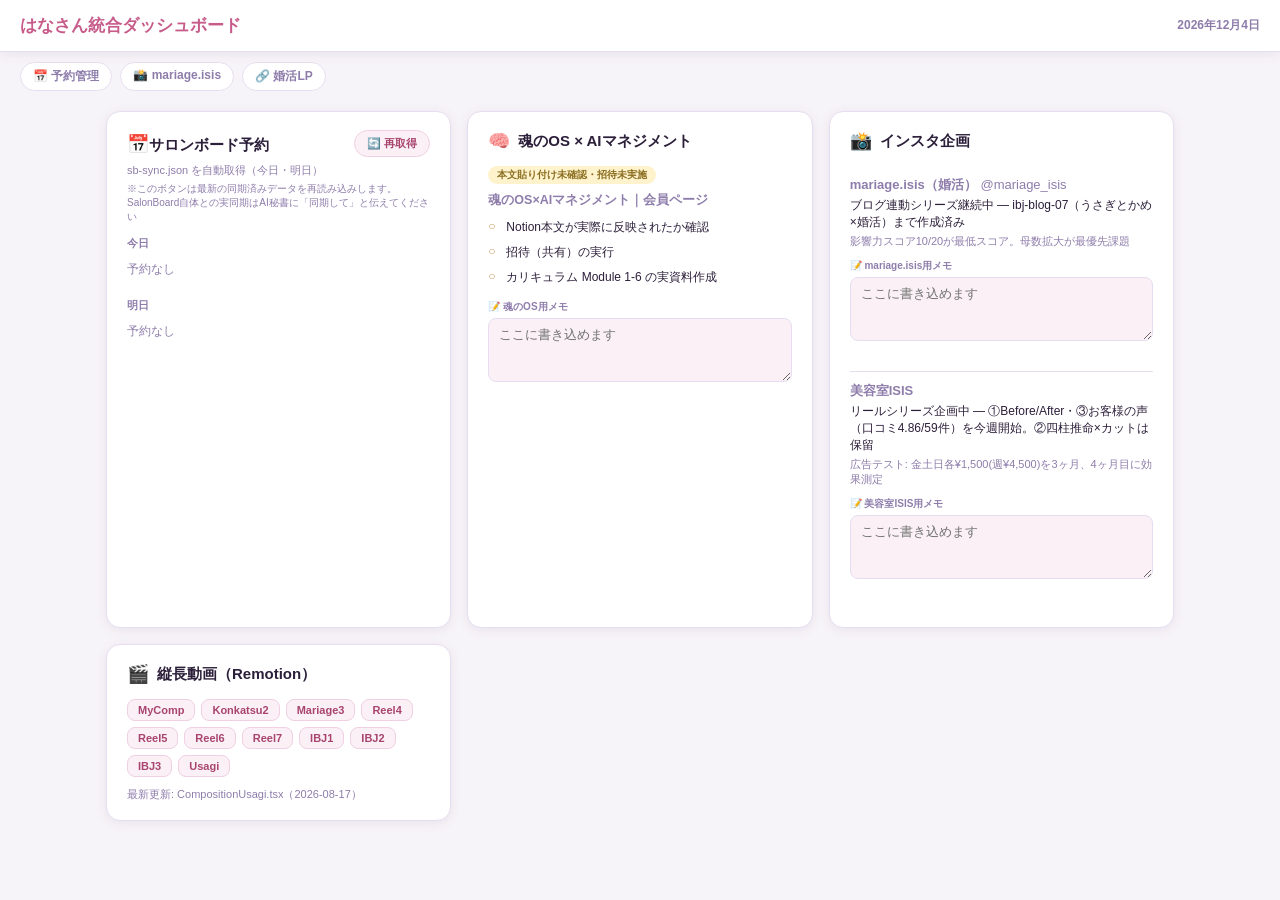
<file: dashboard.html>
<!DOCTYPE html>
<html lang="ja">
<head>
<meta charset="UTF-8">
<meta name="viewport" content="width=device-width, initial-scale=1.0, maximum-scale=1.0">
<title>はなさん統合ダッシュボード</title>
<style>
  *, *::before, *::after { box-sizing: border-box; margin: 0; padding: 0; }
  :root {
    --primary: #C75B8A;
    --primary-light: #FAF0F5;
    --primary-mid: #F0D0E2;
    --primary-dark: #A8446F;
    --bg: #F7F4F9;
    --white: #FFFFFF;
    --border: #E6DEF0;
    --text: #2C1F3A;
    --muted: #8E7DAB;
    --gold: #C9975A;
    --radius: 14px;
    --shadow: 0 2px 12px rgba(60,20,80,.08);
    --shadow-lg: 0 8px 32px rgba(60,20,80,.14);
  }
  body {
    font-family: -apple-system, BlinkMacSystemFont, "Hiragino Sans", "Yu Gothic UI", sans-serif;
    background: var(--bg); color: var(--text); min-height: 100vh; font-size: 14px;
    padding-bottom: 40px;
  }
  .header {
    position: sticky; top: 0; z-index: 100;
    background: var(--white); border-bottom: 1px solid var(--border);
    padding: 14px 20px; box-shadow: var(--shadow);
    display: flex; align-items: center; justify-content: space-between; flex-wrap: wrap; gap: 8px;
  }
  .header h1 { font-size: 17px; font-weight: 800; color: var(--primary); }
  .header .date { font-size: 12px; color: var(--muted); font-weight: 600; }
  .nav-links { display: flex; gap: 8px; padding: 10px 20px 0; flex-wrap: wrap; }
  .nav-links a {
    font-size: 12px; font-weight: 700; color: var(--muted);
    text-decoration: none; padding: 5px 12px; border-radius: 20px;
    background: var(--white); border: 1px solid var(--border);
  }
  .nav-links a:hover { color: var(--primary); border-color: var(--primary-mid); }

  .grid {
    max-width: 1100px; margin: 20px auto 0; padding: 0 16px;
    display: grid; grid-template-columns: repeat(auto-fit, minmax(320px, 1fr)); gap: 16px;
  }
  .card {
    background: var(--white); border-radius: var(--radius); border: 1px solid var(--border);
    padding: 18px 20px; box-shadow: var(--shadow);
  }
  .card-title {
    display: flex; align-items: center; gap: 8px; margin-bottom: 14px;
    font-size: 15px; font-weight: 800;
  }
  .card-title .icon { font-size: 18px; }
  .card-sub { font-size: 11px; color: var(--muted); margin-top: -8px; margin-bottom: 12px; }

  .res-row {
    display: flex; align-items: center; gap: 10px; padding: 8px 0;
    border-bottom: 1px solid var(--border); font-size: 12.5px;
  }
  .res-row:last-child { border-bottom: none; }
  .res-time { font-weight: 800; color: var(--primary); width: 46px; flex-shrink: 0; }
  .res-name { font-weight: 700; flex: 1; }
  .res-tag {
    font-size: 9px; font-weight: 800; padding: 2px 6px; border-radius: 4px;
    background: var(--primary-mid); color: var(--primary-dark); flex-shrink: 0;
  }
  .day-label {
    font-size: 11px; font-weight: 800; color: var(--muted);
    margin: 14px 0 4px; text-transform: uppercase; letter-spacing: .3px;
  }
  .day-label:first-child { margin-top: 0; }
  .empty { color: var(--muted); font-size: 12px; padding: 6px 0; }

  .status-pill {
    display: inline-block; font-size: 10px; font-weight: 800;
    padding: 2px 9px; border-radius: 20px; margin-bottom: 8px;
  }
  .status-pill.progress { background: #FFF3CD; color: #8a6d1f; }
  .status-pill.hold { background: #eee; color: #888; }
  .status-pill.done { background: #D9F0DD; color: #2c7a3a; }

  .todo-list { list-style: none; margin-top: 6px; }
  .todo-list li {
    font-size: 12px; padding: 4px 0 4px 18px; position: relative; color: var(--text);
  }
  .todo-list li::before { content: "○"; position: absolute; left: 0; color: var(--gold); }

  .ig-account { padding: 10px 0; border-bottom: 1px solid var(--border); }
  .ig-account:last-child { border-bottom: none; }
  .ig-account .name { font-weight: 800; font-size: 13px; }
  .ig-account .detail { font-size: 12px; color: var(--text); margin-top: 3px; }
  .ig-account .note { font-size: 11px; color: var(--muted); margin-top: 3px; }

  .comp-grid { display: flex; flex-wrap: wrap; gap: 6px; margin-top: 4px; }
  .comp-chip {
    font-size: 11px; font-weight: 700; padding: 4px 10px; border-radius: 8px;
    background: var(--primary-light); color: var(--primary-dark); border: 1px solid var(--primary-mid);
  }
  .video-latest { font-size: 11px; color: var(--muted); margin-top: 10px; }

  .loading { color: var(--muted); font-size: 12px; }
  .err { color: #b83c3c; font-size: 12px; }

  .btn-sync {
    font-size: 11px; font-weight: 800; padding: 5px 12px; border-radius: 20px;
    background: var(--primary-light); color: var(--primary-dark); border: 1px solid var(--primary-mid);
    cursor: pointer; white-space: nowrap; flex-shrink: 0;
  }
  .btn-sync:hover { background: var(--primary-mid); }
  .btn-sync:disabled { opacity: .5; cursor: default; }
  .sync-note { font-size: 10px; color: var(--muted); margin-top: -8px; margin-bottom: 12px; }

  .freespace-wrap { margin-top: 10px; }
  .fs-label { display: block; font-size: 10px; font-weight: 800; color: var(--muted); margin-bottom: 4px; }
  textarea.freespace {
    width: 100%; min-height: 64px; resize: vertical;
    border: 1px solid var(--border); border-radius: 8px; padding: 8px 10px;
    font-family: inherit; font-size: 12.5px; color: var(--text);
    background: var(--primary-light); outline: none;
  }
  textarea.freespace:focus { border-color: var(--primary); }
  .fs-saved { font-size: 10px; color: var(--muted); margin-top: 3px; opacity: 0; transition: opacity .3s; }
  .fs-saved.show { opacity: 1; }
</style>
</head>
<body>

<div class="header">
  <h1>はなさん統合ダッシュボード</h1>
  <div class="date" id="today-label"></div>
</div>
<div class="nav-links">
  <a href="index.html">📅 予約管理</a>
  <a href="https://www.instagram.com/mariage_isis/" target="_blank">📸 mariage.isis</a>
  <a href="https://hana8730.github.io/seimitsu-seikaku-shindan/" target="_blank">🔗 婚活LP</a>
</div>

<div class="grid">

  <div class="card">
    <div class="card-title" style="justify-content:space-between;">
      <span><span class="icon">📅</span>サロンボード予約</span>
      <button id="salon-refresh-btn" class="btn-sync" type="button">🔄 再取得</button>
    </div>
    <div class="card-sub">sb-sync.json を自動取得（今日・明日）</div>
    <div class="sync-note">※このボタンは最新の同期済みデータを再読み込みします。SalonBoard自体との実同期はAI秘書に「同期して」と伝えてください</div>
    <div id="salon-content" class="loading">読み込み中…</div>
  </div>

  <div class="card">
    <div class="card-title"><span class="icon">🧠</span>魂のOS × AIマネジメント</div>
    <div id="soul-content" class="loading">読み込み中…</div>
  </div>

  <div class="card">
    <div class="card-title"><span class="icon">📸</span>インスタ企画</div>
    <div id="ig-content" class="loading">読み込み中…</div>
  </div>

  <div class="card">
    <div class="card-title"><span class="icon">🎬</span>縦長動画（Remotion）</div>
    <div id="video-content" class="loading">読み込み中…</div>
  </div>

</div>

<script>
function pad(n){ return String(n).padStart(2,'0'); }
function ymd(d){ return d.getFullYear()+'-'+pad(d.getMonth()+1)+'-'+pad(d.getDate()); }

const today = new Date();
const tomorrow = new Date(today.getTime() + 86400000);
const todayStr = ymd(today);
const tomorrowStr = ymd(tomorrow);

document.getElementById('today-label').textContent =
  today.getFullYear()+'年'+(today.getMonth()+1)+'月'+today.getDate()+'日';

// ---- サロンボード ----
function loadSalon() {
  const btn = document.getElementById('salon-refresh-btn');
  if (btn) { btn.disabled = true; btn.textContent = '⏳ 取得中'; }
  fetch('sb-sync.json?t=' + Date.now())
    .then(r => r.json())
    .then(data => {
      const res = data.reservations || [];
      const byDate = (d) => res.filter(r => r.date === d).sort((a,b) => a.time.localeCompare(b.time));
      const renderDay = (label, list) => {
        let html = '<div class="day-label">' + label + '</div>';
        if (!list.length) { html += '<div class="empty">予約なし</div>'; return html; }
        list.forEach(r => {
          const tag = r.reservationNo && r.reservationNo.startsWith('BF') ? 'HP' :
                      r.reservationNo && r.reservationNo.startsWith('YG') ? '外部' : '直';
          html += '<div class="res-row"><span class="res-time">' + r.time + '</span>' +
                  '<span class="res-name">' + r.customerName + '</span>' +
                  '<span class="res-tag">' + tag + '</span></div>';
        });
        return html;
      };
      document.getElementById('salon-content').innerHTML =
        renderDay('今日', byDate(todayStr)) + renderDay('明日', byDate(tomorrowStr));
    })
    .catch(() => {
      document.getElementById('salon-content').innerHTML = '<div class="err">取得に失敗しました</div>';
    })
    .finally(() => {
      if (btn) { btn.disabled = false; btn.textContent = '🔄 再取得'; }
    });
}
loadSalon();
document.getElementById('salon-refresh-btn').addEventListener('click', loadSalon);

// ---- フリースペース（localStorage保存） ----
function freespaceHtml(key, label) {
  return '<div class="freespace-wrap">' +
    '<label class="fs-label">' + label + '</label>' +
    '<textarea class="freespace" data-key="' + key + '" placeholder="ここに書き込めます"></textarea>' +
    '<div class="fs-saved" id="saved-' + key + '">保存しました</div>' +
  '</div>';
}
function initFreespaces() {
  document.querySelectorAll('textarea.freespace').forEach(ta => {
    const key = ta.dataset.key;
    ta.value = localStorage.getItem(key) || '';
    let t;
    ta.addEventListener('input', () => {
      clearTimeout(t);
      t = setTimeout(() => {
        localStorage.setItem(key, ta.value);
        const el = document.getElementById('saved-' + key);
        if (el) { el.classList.add('show'); setTimeout(() => el.classList.remove('show'), 1200); }
      }, 400);
    });
  });
}

// ---- 魂のOS / インスタ / 動画（dashboard-status.json） ----
fetch('dashboard-status.json?t=' + Date.now())
  .then(r => r.json())
  .then(data => {
    // 魂のOS
    const s = data.soulOs;
    let soulHtml = '<span class="status-pill progress">' + s.statusLabel + '</span>';
    soulHtml += '<div style="font-size:12.5px;font-weight:700;margin-bottom:4px;">' + s.title + '</div>';
    soulHtml += '<ul class="todo-list">' + s.todos.map(t => '<li>' + t + '</li>').join('') + '</ul>';
    soulHtml += freespaceHtml('freespace-soulos', '📝 魂のOS用メモ');
    document.getElementById('soul-content').innerHTML = soulHtml;

    // インスタ（アカウントごとにフリースペースを分ける）
    let igHtml = '';
    data.instagram.accounts.forEach(a => {
      const isMariage = a.name.indexOf('mariage') !== -1;
      const isSalon = a.name.indexOf('美容室') !== -1;
      const fsKey = isMariage ? 'freespace-mariage' : isSalon ? 'freespace-salon' : null;
      const fsLabel = isMariage ? '📝 mariage.isis用メモ' : isSalon ? '📝 美容室ISIS用メモ' : '';
      igHtml += '<div class="ig-account">' +
        '<div class="name">' + a.name + (a.handle ? ' <span style="color:var(--muted);font-weight:500;">' + a.handle + '</span>' : '') + '</div>' +
        '<div class="detail">' + a.status + ' — ' + a.detail + '</div>' +
        '<div class="note">' + a.note + '</div>' +
        (fsKey ? freespaceHtml(fsKey, fsLabel) : '') +
        '</div>';
    });
    document.getElementById('ig-content').innerHTML = igHtml;

    // 動画
    const v = data.video;
    let videoHtml = '<div class="comp-grid">' +
      v.compositions.map(c => '<span class="comp-chip">' + c.id + '</span>').join('') + '</div>';
    videoHtml += '<div class="video-latest">最新更新: ' + v.latestUpdate + '</div>';
    document.getElementById('video-content').innerHTML = videoHtml;

    initFreespaces();
  })
  .catch(() => {
    ['soul-content','ig-content','video-content'].forEach(id => {
      document.getElementById(id).innerHTML = '<div class="err">取得に失敗しました</div>';
    });
  });
</script>

</body>
</html>
</file>
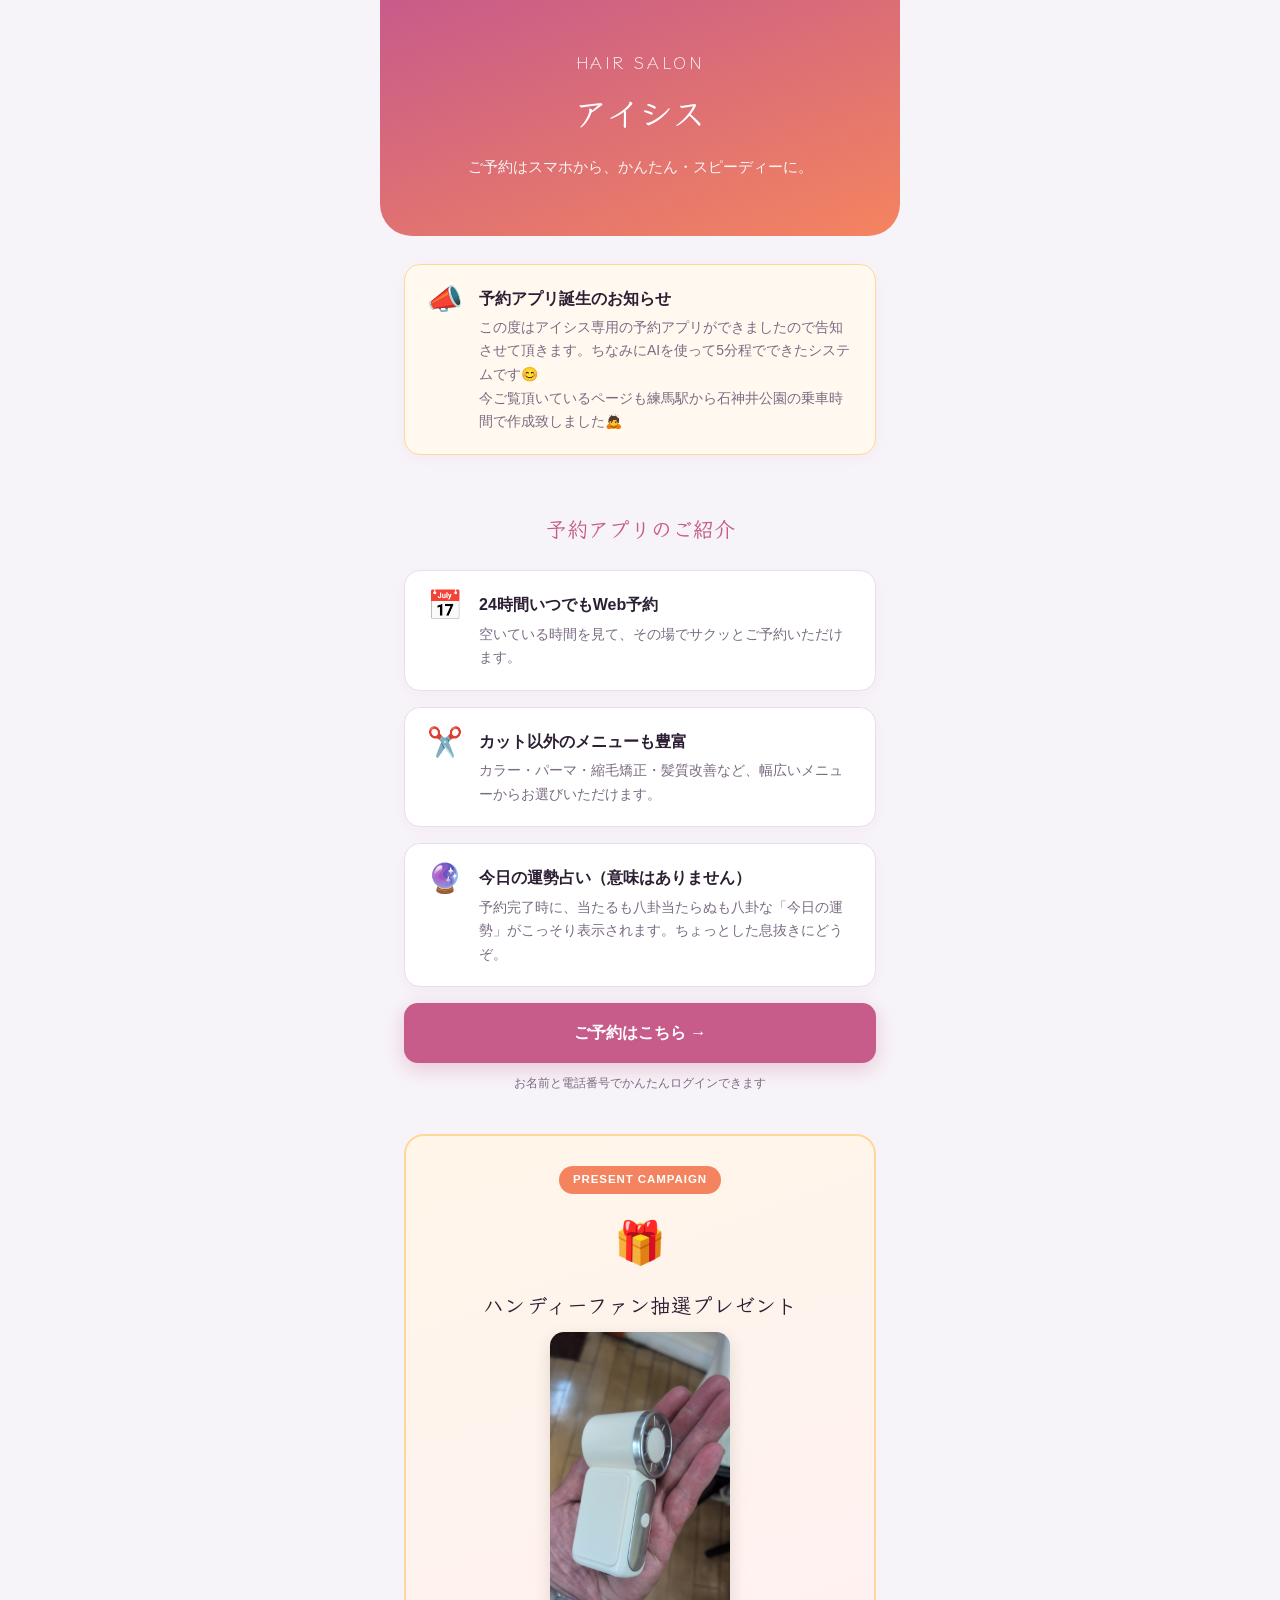
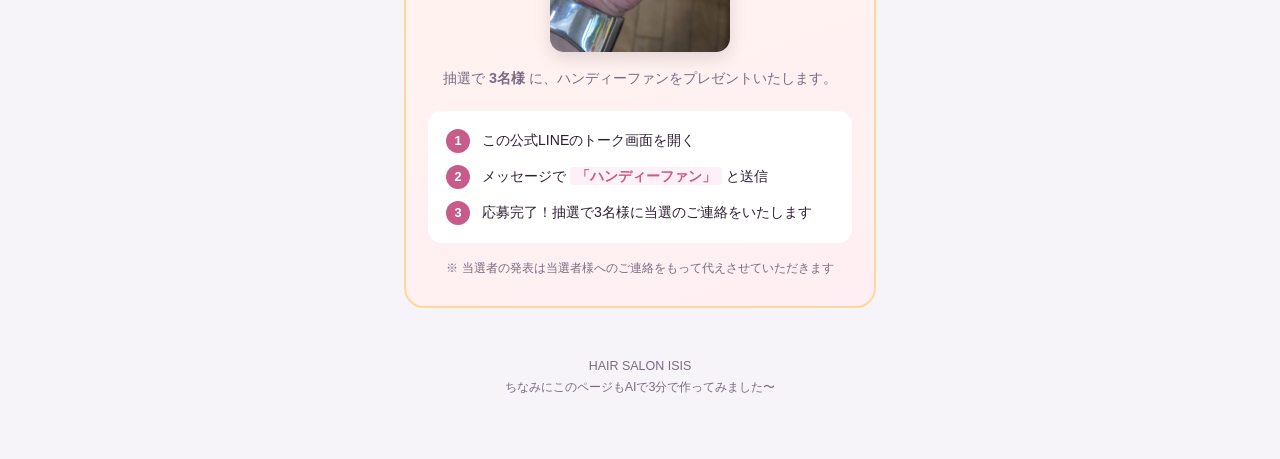
<file: promo.html>
<!DOCTYPE html>
<html lang="ja">
<head>
<meta charset="UTF-8">
<meta name="viewport" content="width=device-width, initial-scale=1.0">
<title>美容室アイシス | 予約アプリ&プレゼント企画</title>
<meta name="description" content="美容室アイシスの予約アプリのご紹介と、ハンディーファンプレゼント企画のお知らせ">
<link rel="preconnect" href="https://fonts.googleapis.com">
<link href="https://fonts.googleapis.com/css2?family=Klee+One:wght@400;600&display=swap" rel="stylesheet">
<style>
  :root {
    --primary:   #C75B8A;
    --primary-h: #b04a77;
    --accent:    #F4845F;
    --bg:        #F7F4F9;
    --surface:   #FFFFFF;
    --border:    #E6DEF0;
    --text:      #2D1F33;
    --sub:       #7A6B82;
  }
  * { box-sizing: border-box; margin: 0; padding: 0; }
  body {
    font-family: -apple-system, 'Helvetica Neue', sans-serif;
    background: var(--bg); color: var(--text);
    line-height: 1.7;
  }
  .wrap { max-width: 520px; margin: 0 auto; padding: 0 0 60px; }

  /* Hero */
  .hero {
    background: linear-gradient(160deg, var(--primary) 0%, var(--accent) 100%);
    color: #fff; padding: 48px 24px 56px; text-align: center;
    border-radius: 0 0 32px 32px;
  }
  .hero-logo {
    font-family: 'Klee One', 'Hiragino Maru Gothic ProN', sans-serif;
    font-size: 1.05rem; letter-spacing: .15em; opacity: .85; margin-bottom: 6px;
  }
  .hero-title {
    font-family: 'Klee One', 'Hiragino Maru Gothic ProN', sans-serif;
    font-size: 2.1rem; font-weight: 600; margin-bottom: 14px;
  }
  .hero-sub { font-size: .95rem; opacity: .92; }

  /* Section */
  section { padding: 40px 24px 0; }
  .section-title {
    font-family: 'Klee One', 'Hiragino Maru Gothic ProN', sans-serif;
    font-size: 1.3rem; font-weight: 600; color: var(--primary);
    text-align: center; margin-bottom: 24px;
  }

  /* Feature cards */
  .feature-card {
    background: var(--surface); border: 1.5px solid var(--border);
    border-radius: 16px; padding: 20px 22px; margin-bottom: 16px;
    display: flex; gap: 16px; align-items: flex-start;
    box-shadow: 0 4px 16px rgba(199,91,138,.06);
  }
  .feature-icon { font-size: 1.8rem; line-height: 1; flex-shrink: 0; }
  .feature-body h3 { font-size: 1rem; font-weight: 700; margin-bottom: 4px; }
  .feature-body p { font-size: .87rem; color: var(--sub); }

  /* CTA */
  .cta-box {
    margin: 8px 24px 0; text-align: center;
  }
  .cta-btn {
    display: inline-block; width: 100%;
    background: var(--primary); color: #fff; text-decoration: none;
    font-weight: 700; font-size: 1.02rem;
    padding: 16px 20px; border-radius: 14px;
    box-shadow: 0 6px 20px rgba(199,91,138,.3);
    transition: background .2s, transform .15s;
  }
  .cta-btn:hover { background: var(--primary-h); }
  .cta-btn:active { transform: scale(.98); }
  .cta-note { font-size: .78rem; color: var(--sub); margin-top: 10px; }

  /* Campaign */
  .campaign-card {
    margin: 40px 24px 0;
    background: linear-gradient(160deg, #FFF6E9 0%, #FFEFF4 100%);
    border: 2px solid #FFD79A;
    border-radius: 20px; padding: 28px 22px; text-align: center;
  }
  .campaign-badge {
    display: inline-block; background: var(--accent); color: #fff;
    font-size: .72rem; font-weight: 700; letter-spacing: .08em;
    padding: 4px 14px; border-radius: 20px; margin-bottom: 14px;
  }
  .campaign-emoji { font-size: 2.6rem; margin-bottom: 8px; }
  .campaign-photo {
    width: 180px; max-width: 60%; border-radius: 14px;
    margin: 4px auto 14px; display: block;
    box-shadow: 0 6px 18px rgba(0,0,0,.12);
  }
  .campaign-title {
    font-family: 'Klee One', 'Hiragino Maru Gothic ProN', sans-serif;
    font-size: 1.3rem; font-weight: 600; color: var(--text); margin-bottom: 10px;
  }
  .campaign-desc { font-size: .9rem; color: var(--sub); margin-bottom: 20px; }
  .campaign-steps {
    background: var(--surface); border-radius: 14px; padding: 18px 18px;
    text-align: left; display: flex; flex-direction: column; gap: 12px;
  }
  .campaign-step { display: flex; gap: 12px; align-items: flex-start; }
  .step-num {
    flex: 0 0 24px; height: 24px; border-radius: 50%;
    background: var(--primary); color: #fff; font-size: .8rem; font-weight: 700;
    display: flex; align-items: center; justify-content: center;
  }
  .step-text { font-size: .88rem; }
  .step-text .highlight {
    color: var(--primary); font-weight: 700;
    background: #FDF0F7; padding: 1px 6px; border-radius: 4px;
  }
  .campaign-fine { font-size: .72rem; color: var(--sub); margin-top: 16px; }

  footer {
    text-align: center; font-size: .78rem; color: var(--sub);
    margin-top: 48px; padding: 0 24px;
  }
</style>
</head>
<body>

<div class="wrap">

  <div class="hero">
    <div class="hero-logo">HAIR SALON</div>
    <div class="hero-title">アイシス</div>
    <div class="hero-sub">ご予約はスマホから、かんたん・スピーディーに。</div>
  </div>

  <section style="padding-top:28px;">
    <div class="feature-card" style="border-color:#FFD79A;background:#FFF9F0;">
      <div class="feature-icon">📣</div>
      <div class="feature-body">
        <h3>予約アプリ誕生のお知らせ</h3>
        <p>この度はアイシス専用の予約アプリができましたので告知させて頂きます。ちなみにAIを使って5分程でできたシステムです😊<br>今ご覧頂いているページも練馬駅から石神井公園の乗車時間で作成致しました🙇</p>
      </div>
    </div>
  </section>

  <section>
    <h2 class="section-title">予約アプリのご紹介</h2>

    <div class="feature-card">
      <div class="feature-icon">📅</div>
      <div class="feature-body">
        <h3>24時間いつでもWeb予約</h3>
        <p>空いている時間を見て、その場でサクッとご予約いただけます。</p>
      </div>
    </div>

    <div class="feature-card">
      <div class="feature-icon">✂️</div>
      <div class="feature-body">
        <h3>カット以外のメニューも豊富</h3>
        <p>カラー・パーマ・縮毛矯正・髪質改善など、幅広いメニューからお選びいただけます。</p>
      </div>
    </div>

    <div class="feature-card">
      <div class="feature-icon">🔮</div>
      <div class="feature-body">
        <h3>今日の運勢占い（意味はありません）</h3>
        <p>予約完了時に、当たるも八卦当たらぬも八卦な「今日の運勢」がこっそり表示されます。ちょっとした息抜きにどうぞ。</p>
      </div>
    </div>
  </section>

  <div class="cta-box">
    <a class="cta-btn" href="./customer.html">ご予約はこちら →</a>
    <div class="cta-note">お名前と電話番号でかんたんログインできます</div>
  </div>

  <div class="campaign-card">
    <span class="campaign-badge">PRESENT CAMPAIGN</span>
    <div class="campaign-emoji">🎁</div>
    <div class="campaign-title">ハンディーファン抽選プレゼント</div>
    <img class="campaign-photo" src="./images/handy-fan.jpg" alt="プレゼントのハンディーファン">
    <div class="campaign-desc">抽選で <strong>3名様</strong> に、ハンディーファンをプレゼントいたします。</div>

    <div class="campaign-steps">
      <div class="campaign-step">
        <div class="step-num">1</div>
        <div class="step-text">この公式LINEのトーク画面を開く</div>
      </div>
      <div class="campaign-step">
        <div class="step-num">2</div>
        <div class="step-text">メッセージで <span class="highlight">「ハンディーファン」</span> と送信</div>
      </div>
      <div class="campaign-step">
        <div class="step-num">3</div>
        <div class="step-text">応募完了！抽選で3名様に当選のご連絡をいたします</div>
      </div>
    </div>

    <div class="campaign-fine">※ 当選者の発表は当選者様へのご連絡をもって代えさせていただきます</div>
  </div>

  <footer>
    HAIR SALON ISIS<br>
    ちなみにこのページもAIで3分で作ってみました〜
  </footer>

</div>

</body>
</html>
</file>
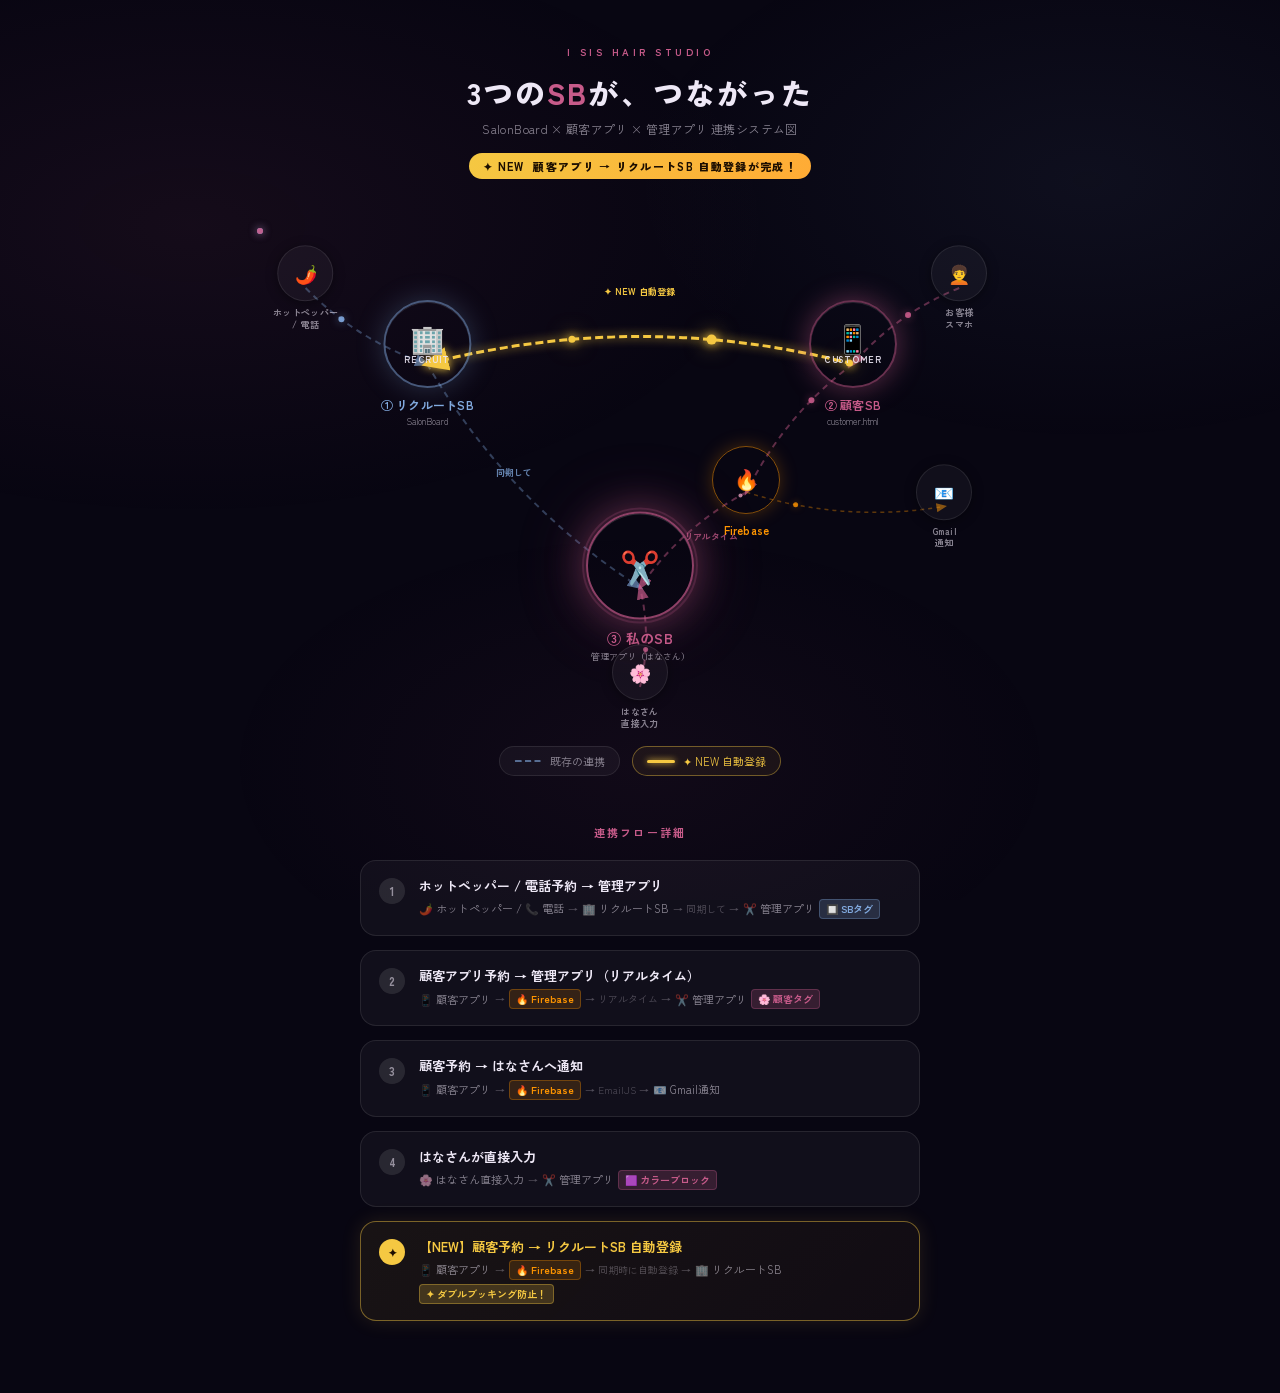
<file: system-diagram.html>
<!DOCTYPE html>
<html lang="ja">
<head>
<meta charset="UTF-8">
<meta name="viewport" content="width=device-width, initial-scale=1.0">
<title>I sis hair studio — 3SB 連携図</title>
<link href="https://fonts.googleapis.com/css2?family=Zen+Kaku+Gothic+New:wght@300;400;700;900&display=swap" rel="stylesheet">
<style>
*{box-sizing:border-box;margin:0;padding:0}

:root{
  --pink:#C75B8A;
  --pink-d:#a8426f;
  --pink-glow:rgba(199,91,138,.45);
  --gold:#F5C842;
  --gold-glow:rgba(245,200,66,.55);
  --blue:#82AADF;
  --blue-glow:rgba(130,170,223,.4);
  --fb:#FF9500;
  --bg:#080612;
  --bg2:#110D1E;
  --card:rgba(255,255,255,.04);
  --border:rgba(255,255,255,.09);
  --t:#EEE8F6;
  --td:rgba(238,232,246,.55);
}

body{
  font-family:'Zen Kaku Gothic New','Hiragino Kaku Gothic ProN',sans-serif;
  background:var(--bg);
  color:var(--t);
  min-height:100vh;
  overflow-x:hidden;
}

/* Ambient background glow */
body::before{
  content:'';position:fixed;inset:0;pointer-events:none;z-index:0;
  background:
    radial-gradient(ellipse 70% 50% at 15% 25%, rgba(199,91,138,.07) 0%, transparent 65%),
    radial-gradient(ellipse 55% 45% at 85% 20%, rgba(130,170,223,.06) 0%, transparent 65%),
    radial-gradient(ellipse 50% 40% at 50% 85%, rgba(199,91,138,.05) 0%, transparent 65%);
}

.page{
  position:relative;z-index:1;
  max-width:920px;margin:0 auto;
  padding:44px 20px 72px;
}

/* ─── HEADER ─────────────────────────── */
.hdr{text-align:center;margin-bottom:52px}
.hdr-eye{
  font-size:10px;font-weight:700;letter-spacing:.35em;
  color:var(--pink);text-transform:uppercase;margin-bottom:14px;
}
.hdr-title{
  font-size:clamp(18px,4.5vw,30px);
  font-weight:900;letter-spacing:.07em;line-height:1.3;
  margin-bottom:8px;
}
.hdr-title em{font-style:normal;color:var(--pink)}
.hdr-sub{font-size:12px;color:var(--td);letter-spacing:.03em}

/* NEW badge */
.new-tag{
  display:inline-flex;align-items:center;gap:5px;
  background:linear-gradient(120deg,var(--gold),#FFAB35);
  color:#1C0E00;padding:5px 14px;border-radius:99px;
  font-size:11px;font-weight:900;letter-spacing:.12em;
  margin-top:16px;
  animation:badge-pulse 2.5s ease-in-out infinite;
}
@keyframes badge-pulse{
  0%,100%{box-shadow:0 0 0 0 rgba(245,200,66,.55)}
  50%{box-shadow:0 0 0 10px rgba(245,200,66,0)}
}

/* ─── THREE SBs — TRIANGLE ───────────── */
.triangle-wrap{
  position:relative;
  width:100%;max-width:760px;
  margin:0 auto 40px;
  aspect-ratio:16/10;
}

/* SVG canvas */
.svg-layer{
  position:absolute;inset:0;
  width:100%;height:100%;
  overflow:visible;pointer-events:none;
}

/* Node base */
.node{
  position:absolute;
  display:flex;flex-direction:column;align-items:center;
  text-align:center;
  transform:translate(-50%,-50%);
  z-index:5;
}
.node-ring{
  width:88px;height:88px;border-radius:50%;
  display:flex;flex-direction:column;align-items:center;justify-content:center;
  position:relative;transition:transform .3s;cursor:default;
}
.node-ring:hover{transform:scale(1.07)}

.node-icon{font-size:28px;line-height:1;margin-bottom:2px}
.node-label{font-size:9px;font-weight:700;letter-spacing:.08em;opacity:.9}
.node-name{
  font-size:12px;font-weight:700;
  margin-top:8px;white-space:nowrap;letter-spacing:.02em;
}
.node-sub{font-size:9px;color:var(--td);margin-top:2px;white-space:nowrap}

/* Recruit SB — blue-gray */
.node-recruit .node-ring{
  background:radial-gradient(135deg,rgba(130,170,223,.25),rgba(80,110,160,.15));
  border:2px solid rgba(130,170,223,.5);
  box-shadow:0 0 28px rgba(130,170,223,.25),inset 0 1px 0 rgba(255,255,255,.1);
}
.node-recruit .node-name{color:var(--blue)}

/* Customer SB — pink */
.node-customer .node-ring{
  background:radial-gradient(135deg,rgba(199,91,138,.25),rgba(160,60,100,.15));
  border:2px solid rgba(199,91,138,.5);
  box-shadow:0 0 28px var(--pink-glow),inset 0 1px 0 rgba(255,255,255,.1);
}
.node-customer .node-name{color:var(--pink)}

/* My SB — pink, larger (hub) */
.node-my .node-ring{
  width:108px;height:108px;
  background:radial-gradient(135deg,rgba(199,91,138,.35),rgba(160,60,100,.2));
  border:2.5px solid rgba(199,91,138,.7);
  box-shadow:0 0 40px var(--pink-glow),0 0 80px rgba(199,91,138,.2),inset 0 1px 0 rgba(255,255,255,.15);
}
.node-my .node-icon{font-size:32px}
.node-my .node-name{font-size:14px;color:var(--pink)}

/* Hub pulse */
.node-my .node-ring::after{
  content:'';position:absolute;inset:-6px;border-radius:50%;
  border:2px solid rgba(199,91,138,.2);
  animation:hub-pulse 2.8s ease-in-out infinite;
}
@keyframes hub-pulse{
  0%,100%{transform:scale(1);opacity:.6}
  50%{transform:scale(1.12);opacity:0}
}

/* ─── SOURCE NODES (smaller) ─────────── */
.src-node{
  position:absolute;
  display:flex;flex-direction:column;align-items:center;
  text-align:center;
  transform:translate(-50%,-50%);
  z-index:5;
}
.src-ring{
  width:56px;height:56px;border-radius:50%;
  display:flex;flex-direction:column;align-items:center;justify-content:center;
  background:var(--card);border:1.5px solid var(--border);
  font-size:18px;
  box-shadow:0 2px 12px rgba(0,0,0,.4);
  transition:transform .3s;
}
.src-ring:hover{transform:scale(1.1)}
.src-name{
  font-size:9px;font-weight:700;color:var(--td);
  margin-top:6px;white-space:nowrap;letter-spacing:.04em;
  max-width:72px;line-height:1.3;text-align:center;
}

/* Firebase node */
.node-firebase .node-ring{
  width:68px;height:68px;
  background:radial-gradient(135deg,rgba(255,149,0,.2),rgba(255,100,0,.1));
  border:1.5px solid rgba(255,149,0,.5);
  box-shadow:0 0 18px rgba(255,149,0,.25);
}
.node-firebase .node-name{color:var(--fb);font-size:11px}

/* ─── LEGEND ─────────────────────────── */
.legend{
  display:flex;flex-wrap:wrap;gap:12px;
  justify-content:center;margin-bottom:48px;
}
.leg-item{
  display:flex;align-items:center;gap:8px;
  background:var(--card);border:1px solid var(--border);
  border-radius:99px;padding:6px 14px;
  font-size:11px;color:var(--td);
}
.leg-line{
  width:28px;height:3px;border-radius:2px;flex-shrink:0;
}

/* ─── FLOW CARDS (mobile-friendly detail) */
.flows{display:flex;flex-direction:column;gap:14px;max-width:560px;margin:0 auto}
.flow-card{
  background:var(--card);
  border:1px solid var(--border);
  border-radius:16px;
  padding:16px 18px;
  display:flex;align-items:flex-start;gap:14px;
  transition:transform .2s,border-color .2s;
}
.flow-card:hover{transform:translateY(-2px);border-color:rgba(255,255,255,.15)}
.flow-card.flow-new{
  border-color:rgba(245,200,66,.45);
  background:linear-gradient(135deg,rgba(245,200,66,.07),rgba(255,171,53,.04));
  box-shadow:0 0 20px rgba(245,200,66,.12);
}
.flow-num{
  width:26px;height:26px;border-radius:50%;
  display:flex;align-items:center;justify-content:center;
  font-size:11px;font-weight:900;flex-shrink:0;margin-top:1px;
}
.flow-card:not(.flow-new) .flow-num{background:rgba(255,255,255,.1);color:var(--td)}
.flow-card.flow-new .flow-num{background:var(--gold);color:#1C0E00}
.flow-body{}
.flow-title{font-size:13px;font-weight:700;margin-bottom:4px;line-height:1.4}
.flow-card.flow-new .flow-title{color:var(--gold)}
.flow-path{
  font-size:11px;color:var(--td);
  display:flex;flex-wrap:wrap;align-items:center;gap:4px;
  line-height:1.6;
}
.flow-arrow{opacity:.5;font-size:10px}
.flow-tag{
  display:inline-block;border-radius:4px;padding:1px 6px;
  font-size:10px;font-weight:700;vertical-align:middle;
}
.tag-sb{background:rgba(130,170,223,.2);color:var(--blue);border:1px solid rgba(130,170,223,.3)}
.tag-cust{background:rgba(199,91,138,.2);color:var(--pink);border:1px solid rgba(199,91,138,.3)}
.tag-gold{background:rgba(245,200,66,.2);color:var(--gold);border:1px solid rgba(245,200,66,.35)}
.tag-fb{background:rgba(255,149,0,.15);color:var(--fb);border:1px solid rgba(255,149,0,.3)}

/* Section title */
.sec-title{
  text-align:center;font-size:11px;font-weight:700;
  letter-spacing:.2em;color:var(--pink);
  text-transform:uppercase;margin-bottom:20px;
}

/* ─── SVG animated paths ─────────────── */
@keyframes dash-move{to{stroke-dashoffset:-24}}
@keyframes dash-move-fast{to{stroke-dashoffset:-16}}
@keyframes dot-travel{
  0%{stroke-dashoffset:var(--path-len)}
  100%{stroke-dashoffset:0}
}
@keyframes glow-pulse{
  0%,100%{filter:drop-shadow(0 0 3px var(--gold))}
  50%{filter:drop-shadow(0 0 10px var(--gold)) drop-shadow(0 0 20px rgba(245,200,66,.5))}
}

.line-existing{
  stroke:rgba(130,170,223,.35);stroke-width:2;fill:none;
  stroke-dasharray:6 5;
  animation:dash-move 1.2s linear infinite;
}
.line-pink{
  stroke:rgba(199,91,138,.45);stroke-width:2;fill:none;
  stroke-dasharray:6 5;
  animation:dash-move 1s linear infinite;
}
.line-new{
  stroke:var(--gold);stroke-width:3;fill:none;
  stroke-dasharray:8 4;
  animation:dash-move-fast .7s linear infinite;
  filter:drop-shadow(0 0 5px var(--gold));
  animation:dash-move-fast .7s linear infinite, glow-pulse 2s ease-in-out infinite;
}
.line-notif{
  stroke:rgba(255,149,0,.35);stroke-width:1.5;fill:none;
  stroke-dasharray:4 4;
  animation:dash-move 1.5s linear infinite;
}
/* traveling dot */
.travel-dot{
  r:4;fill:var(--blue);
  animation:dot-travel 3s linear infinite;
}
.travel-dot-pink{
  r:4;fill:var(--pink);
  animation:dot-travel 2.5s linear infinite;
}
.travel-dot-gold{
  r:5;fill:var(--gold);filter:drop-shadow(0 0 4px var(--gold));
  animation:dot-travel 1.8s linear infinite;
}

/* Arrow markers */
/* Done via SVG defs */

@media(max-width:600px){
  .triangle-wrap{aspect-ratio:unset;min-height:340px}
  .legend{gap:8px}
  .leg-item{font-size:10px;padding:5px 10px}
}
</style>
</head>
<body>
<div class="page">

  <!-- Header -->
  <div class="hdr">
    <div class="hdr-eye">I sis hair studio</div>
    <h1 class="hdr-title">3つの<em>SB</em>が、つながった</h1>
    <div class="hdr-sub">SalonBoard × 顧客アプリ × 管理アプリ 連携システム図</div>
    <div class="new-tag">✦ NEW &nbsp;顧客アプリ → リクルートSB 自動登録が完成！</div>
  </div>

  <!-- ─── Triangle diagram ─── -->
  <div class="triangle-wrap" id="triWrap">
    <!-- SVG connections drawn by JS -->
    <svg class="svg-layer" id="svgLayer" xmlns="http://www.w3.org/2000/svg">
      <defs>
        <marker id="arr-blue" markerWidth="8" markerHeight="8" refX="6" refY="3" orient="auto">
          <path d="M0,0 L0,6 L8,3 z" fill="rgba(130,170,223,.6)"/>
        </marker>
        <marker id="arr-pink" markerWidth="8" markerHeight="8" refX="6" refY="3" orient="auto">
          <path d="M0,0 L0,6 L8,3 z" fill="rgba(199,91,138,.7)"/>
        </marker>
        <marker id="arr-gold" markerWidth="9" markerHeight="9" refX="7" refY="4" orient="auto">
          <path d="M0,0 L0,8 L9,4 z" fill="var(--gold)"/>
        </marker>
        <marker id="arr-orange" markerWidth="7" markerHeight="7" refX="5" refY="3" orient="auto">
          <path d="M0,0 L0,6 L7,3 z" fill="rgba(255,149,0,.5)"/>
        </marker>
      </defs>
      <!-- paths injected by JS -->
      <g id="pathsGroup"></g>
      <g id="dotsGroup"></g>
      <g id="labelsGroup"></g>
    </svg>

    <!-- ① リクルートSB -->
    <div class="node node-recruit" id="nRecruit" style="left:22%;top:28%">
      <div class="node-ring">
        <div class="node-icon">🏢</div>
        <div class="node-label">RECRUIT</div>
      </div>
      <div class="node-name">① リクルートSB</div>
      <div class="node-sub">SalonBoard</div>
    </div>

    <!-- ② 顧客SB -->
    <div class="node node-customer" id="nCustomer" style="left:78%;top:28%">
      <div class="node-ring">
        <div class="node-icon">📱</div>
        <div class="node-label">CUSTOMER</div>
      </div>
      <div class="node-name">② 顧客SB</div>
      <div class="node-sub">customer.html</div>
    </div>

    <!-- ③ 管理アプリ (hub) -->
    <div class="node node-my" id="nMy" style="left:50%;top:75%">
      <div class="node-ring">
        <div class="node-icon">✂️</div>
      </div>
      <div class="node-name">③ 私のSB</div>
      <div class="node-sub">管理アプリ（はなさん）</div>
    </div>

    <!-- Firebase -->
    <div class="node node-firebase" id="nFirebase" style="left:64%;top:55%">
      <div class="node-ring">
        <div class="node-icon" style="font-size:20px">🔥</div>
      </div>
      <div class="node-name">Firebase</div>
    </div>

    <!-- Source: ホットペッパー -->
    <div class="src-node" id="nHP" style="left:6%;top:12%">
      <div class="src-ring">🌶️</div>
      <div class="src-name">ホットペッパー<br>/ 電話</div>
    </div>

    <!-- Source: お客様 -->
    <div class="src-node" id="nGuest" style="left:92%;top:12%">
      <div class="src-ring">🧑‍🦱</div>
      <div class="src-name">お客様<br>スマホ</div>
    </div>

    <!-- Source: はなさん -->
    <div class="src-node" id="nHana" style="left:50%;top:96%">
      <div class="src-ring">🌸</div>
      <div class="src-name">はなさん<br>直接入力</div>
    </div>

    <!-- Notification chain -->
    <div class="src-node" id="nEmail" style="left:90%;top:58%">
      <div class="src-ring" style="font-size:16px">📧</div>
      <div class="src-name">Gmail<br>通知</div>
    </div>

  </div><!-- /triangle-wrap -->

  <!-- Legend -->
  <div class="legend">
    <div class="leg-item">
      <div class="leg-line" style="background:rgba(130,170,223,.6);border-top:2px dashed rgba(130,170,223,.6);background:none"></div>
      既存の連携
    </div>
    <div class="leg-item" style="border-color:rgba(245,200,66,.4);background:rgba(245,200,66,.06)">
      <div class="leg-line" style="background:var(--gold);box-shadow:0 0 6px var(--gold)"></div>
      <span style="color:var(--gold)">✦ NEW 自動登録</span>
    </div>
  </div>

  <!-- ─── Flow list ─── -->
  <div class="sec-title">連携フロー詳細</div>
  <div class="flows">

    <div class="flow-card">
      <div class="flow-num">1</div>
      <div class="flow-body">
        <div class="flow-title">ホットペッパー / 電話予約 → 管理アプリ</div>
        <div class="flow-path">
          🌶️ ホットペッパー / 📞 電話
          <span class="flow-arrow">→</span>
          🏢 リクルートSB
          <span class="flow-arrow">→ 同期して →</span>
          ✂️ 管理アプリ
          <span class="flow-tag tag-sb">🔲 SBタグ</span>
        </div>
      </div>
    </div>

    <div class="flow-card">
      <div class="flow-num">2</div>
      <div class="flow-body">
        <div class="flow-title">顧客アプリ予約 → 管理アプリ（リアルタイム）</div>
        <div class="flow-path">
          📱 顧客アプリ
          <span class="flow-arrow">→</span>
          <span class="flow-tag tag-fb">🔥 Firebase</span>
          <span class="flow-arrow">→ リアルタイム →</span>
          ✂️ 管理アプリ
          <span class="flow-tag tag-cust">🌸 顧客タグ</span>
        </div>
      </div>
    </div>

    <div class="flow-card">
      <div class="flow-num">3</div>
      <div class="flow-body">
        <div class="flow-title">顧客予約 → はなさんへ通知</div>
        <div class="flow-path">
          📱 顧客アプリ
          <span class="flow-arrow">→</span>
          <span class="flow-tag tag-fb">🔥 Firebase</span>
          <span class="flow-arrow">→ EmailJS →</span>
          📧 Gmail通知
        </div>
      </div>
    </div>

    <div class="flow-card">
      <div class="flow-num">4</div>
      <div class="flow-body">
        <div class="flow-title">はなさんが直接入力</div>
        <div class="flow-path">
          🌸 はなさん直接入力
          <span class="flow-arrow">→</span>
          ✂️ 管理アプリ
          <span class="flow-tag tag-cust">🟪 カラーブロック</span>
        </div>
      </div>
    </div>

    <div class="flow-card flow-new">
      <div class="flow-num">✦</div>
      <div class="flow-body">
        <div class="flow-title">【NEW】顧客予約 → リクルートSB 自動登録</div>
        <div class="flow-path">
          📱 顧客アプリ
          <span class="flow-arrow">→</span>
          <span class="flow-tag tag-fb">🔥 Firebase</span>
          <span class="flow-arrow">→ 同期時に自動登録 →</span>
          🏢 リクルートSB
          <span class="flow-tag tag-gold">✦ ダブルブッキング防止！</span>
        </div>
      </div>
    </div>

  </div><!-- /flows -->

</div><!-- /page -->

<script>
// Draw SVG paths between nodes
function getCenter(el, wrap) {
  const wr = wrap.getBoundingClientRect();
  const er = el.getBoundingClientRect();
  return {
    x: er.left - wr.left + er.width / 2,
    y: er.top  - wr.top  + er.height / 2
  };
}

function makePath(x1,y1,x2,y2,cls,markerId,offset){
  const dx = x2-x1, dy = y2-y1;
  const mx = x1+dx*.5, my = y1+dy*.5;
  // slight curve
  const cx = mx - dy*.15, cy = my + dx*.15;
  const d = `M${x1},${y1} Q${cx},${cy} ${x2},${y2}`;
  const p = document.createElementNS('http://www.w3.org/2000/svg','path');
  p.setAttribute('d', d);
  p.setAttribute('class', cls);
  if(markerId) p.setAttribute('marker-end', `url(#${markerId})`);
  if(offset) p.style.animationDelay = offset+'s';
  return {el:p, d};
}

function makeTravelDot(d, cls, delay, dur) {
  const c = document.createElementNS('http://www.w3.org/2000/svg','circle');
  c.setAttribute('class', cls);
  // animate along path via motion
  const anim = document.createElementNS('http://www.w3.org/2000/svg','animateMotion');
  anim.setAttribute('dur', dur+'s');
  anim.setAttribute('repeatCount','indefinite');
  anim.setAttribute('begin', delay+'s');
  const mp = document.createElementNS('http://www.w3.org/2000/svg','mpath');
  // Use the path as href
  const pathId = 'p_'+Math.random().toString(36).slice(2);
  // We'll handle this differently - just add the dot to animate along the path
  anim.setAttribute('path', d);
  c.appendChild(anim);
  return c;
}

function makeTravelDot2(pathEl, cls, delay, dur, size, color, glowColor) {
  const dot = document.createElementNS('http://www.w3.org/2000/svg','circle');
  dot.setAttribute('r', size||4);
  dot.setAttribute('fill', color||'white');
  if(glowColor) dot.setAttribute('filter', 'url(#glow'+color.replace('#','')+')');

  const anim = document.createElementNS('http://www.w3.org/2000/svg','animateMotion');
  anim.setAttribute('dur', dur+'s');
  anim.setAttribute('repeatCount','indefinite');
  anim.setAttribute('begin', delay+'s');

  const mpath = document.createElementNS('http://www.w3.org/2000/svg','mpath');
  pathEl.setAttribute('id', 'pth_'+delay.toString().replace('.','_'));
  mpath.setAttributeNS('http://www.w3.org/1999/xlink','href','#pth_'+delay.toString().replace('.','_'));
  anim.appendChild(mpath);
  dot.appendChild(anim);
  return dot;
}

function drawDiagram() {
  const wrap = document.getElementById('triWrap');
  const svg  = document.getElementById('svgLayer');
  const pg   = document.getElementById('pathsGroup');
  const dg   = document.getElementById('dotsGroup');
  const lg   = document.getElementById('labelsGroup');
  pg.innerHTML=''; dg.innerHTML=''; lg.innerHTML='';

  const nodes = {
    recruit:  document.getElementById('nRecruit'),
    customer: document.getElementById('nCustomer'),
    my:       document.getElementById('nMy'),
    firebase: document.getElementById('nFirebase'),
    hp:       document.getElementById('nHP'),
    guest:    document.getElementById('nGuest'),
    hana:     document.getElementById('nHana'),
    email:    document.getElementById('nEmail'),
  };

  const c = {};
  for(const [k,el] of Object.entries(nodes)) c[k] = getCenter(el, wrap);

  function edge(x1,y1,x2,y2,cls,marker,delay){
    const dx=x2-x1,dy=y2-y1;
    const cx=x1+dx*.5-dy*.12, cy=y1+dy*.5+dx*.12;
    const d=`M${x1},${y1} Q${cx},${cy} ${x2},${y2}`;
    const p=document.createElementNS('http://www.w3.org/2000/svg','path');
    p.setAttribute('d',d); p.setAttribute('class',cls);
    if(marker) p.setAttribute('marker-end',`url(#${marker})`);
    if(delay) p.style.animationDelay=delay+'s';
    pg.appendChild(p);
    return {p,d};
  }

  function dot(pathEl, color, glow, size, delay, dur) {
    const id='p'+Math.floor(Math.random()*1e9);
    pathEl.setAttribute('id',id);
    const c=document.createElementNS('http://www.w3.org/2000/svg','circle');
    c.setAttribute('r',size);c.setAttribute('fill',color);
    if(glow) c.style.filter=`drop-shadow(0 0 ${size+1}px ${glow})`;
    const a=document.createElementNS('http://www.w3.org/2000/svg','animateMotion');
    a.setAttribute('dur',dur+'s');a.setAttribute('repeatCount','indefinite');a.setAttribute('begin',delay+'s');
    const m=document.createElementNS('http://www.w3.org/2000/svg','mpath');
    m.setAttributeNS('http://www.w3.org/1999/xlink','href','#'+id);
    a.appendChild(m);c.appendChild(a);
    dg.appendChild(c);
  }

  function label(x,y,text,color) {
    const g=document.createElementNS('http://www.w3.org/2000/svg','g');
    const rect=document.createElementNS('http://www.w3.org/2000/svg','rect');
    const t=document.createElementNS('http://www.w3.org/2000/svg','text');
    t.setAttribute('x',x);t.setAttribute('y',y);
    t.setAttribute('text-anchor','middle');t.setAttribute('font-size','9');
    t.setAttribute('font-family',"'Zen Kaku Gothic New',sans-serif");
    t.setAttribute('font-weight','700');t.setAttribute('fill',color||'rgba(255,255,255,0.6)');
    t.textContent=text;
    g.appendChild(t);
    lg.appendChild(g);
  }

  // ── draw edges ──
  // HP → Recruit
  const {p:e1} = edge(c.hp.x,c.hp.y, c.recruit.x,c.recruit.y, 'line-existing','arr-blue');
  dot(e1,'rgba(130,170,223,.9)','rgba(130,170,223,.6)',3,0,4);

  // Recruit → My (sync)
  const {p:e2} = edge(c.recruit.x,c.recruit.y, c.my.x,c.my.y, 'line-existing','arr-blue',-.3);
  dot(e2,'rgba(130,170,223,.9)','rgba(130,170,223,.6)',3,.8,3.5);
  dot(e2,'rgba(130,170,223,.7)',null,2,1.8,3.5);

  // Guest → Customer
  const {p:e3} = edge(c.guest.x,c.guest.y, c.customer.x,c.customer.y, 'line-pink','arr-pink');
  dot(e3,'rgba(199,91,138,.9)','rgba(199,91,138,.6)',3,0,3);

  // Customer → Firebase
  const {p:e4} = edge(c.customer.x,c.customer.y, c.firebase.x,c.firebase.y, 'line-pink','arr-pink',.2);
  dot(e4,'rgba(199,91,138,.9)','rgba(199,91,138,.6)',3,.5,2.5);

  // Firebase → My
  const {p:e5} = edge(c.firebase.x,c.firebase.y, c.my.x,c.my.y, 'line-pink','arr-pink',.4);
  dot(e5,'rgba(199,91,138,.9)','rgba(199,91,138,.6)',3,0,2.5);
  dot(e5,'rgba(255,180,210,.7)',null,2,1.2,2.5);

  // Firebase → Email (notification)
  const {p:e6} = edge(c.firebase.x,c.firebase.y, c.email.x,c.email.y, 'line-notif','arr-orange',.6);
  dot(e6,'rgba(255,149,0,.8)','rgba(255,149,0,.5)',2.5,.3,4);

  // Hana → My
  const {p:e7} = edge(c.hana.x,c.hana.y, c.my.x,c.my.y, 'line-pink','arr-pink',.8);
  dot(e7,'rgba(199,91,138,.8)',null,2.5,0,3.5);

  // ── NEW: Customer → Recruit (gold, emphasized) ──
  const dx=c.recruit.x-c.customer.x, dy=c.recruit.y-c.customer.y;
  const midX=(c.recruit.x+c.customer.x)/2;
  const midY=(c.recruit.y+c.customer.y)/2 - 55; // arc upward
  const dNew=`M${c.customer.x},${c.customer.y} Q${midX},${midY} ${c.recruit.x},${c.recruit.y}`;
  const pNew=document.createElementNS('http://www.w3.org/2000/svg','path');
  pNew.setAttribute('d',dNew);
  pNew.setAttribute('class','line-new');
  pNew.setAttribute('marker-end','url(#arr-gold)');
  pNew.setAttribute('id','newPath');
  pg.appendChild(pNew);

  // Multiple gold dots along new path
  for(let i=0;i<3;i++){
    const dc=document.createElementNS('http://www.w3.org/2000/svg','circle');
    dc.setAttribute('r',i===1?5:3.5);
    dc.setAttribute('fill','var(--gold)');
    dc.style.filter='drop-shadow(0 0 5px var(--gold)) drop-shadow(0 0 10px rgba(245,200,66,.6))';
    const am=document.createElementNS('http://www.w3.org/2000/svg','animateMotion');
    am.setAttribute('dur','2s');am.setAttribute('repeatCount','indefinite');
    am.setAttribute('begin',(i*0.65)+'s');
    const mp=document.createElementNS('http://www.w3.org/2000/svg','mpath');
    mp.setAttributeNS('http://www.w3.org/1999/xlink','href','#newPath');
    am.appendChild(mp);dc.appendChild(am);dg.appendChild(dc);
  }

  // ── Labels ──
  const lbx=(c.recruit.x+c.my.x)/2-20, lby=(c.recruit.y+c.my.y)/2;
  label(lbx,lby,'同期して','rgba(130,170,223,.75)');

  const fbx=(c.firebase.x+c.my.x)/2+18, fby=(c.firebase.y+c.my.y)/2;
  label(fbx,fby,'リアルタイム','rgba(199,91,138,.75)');

  // NEW label on arc
  label(midX, midY-14, '✦ NEW 自動登録', 'var(--gold)');
}

// Run after layout
function init(){
  drawDiagram();
}
window.addEventListener('load', ()=>{
  init();
  window.addEventListener('resize', drawDiagram);
});
</script>
</body>
</html>
</file>
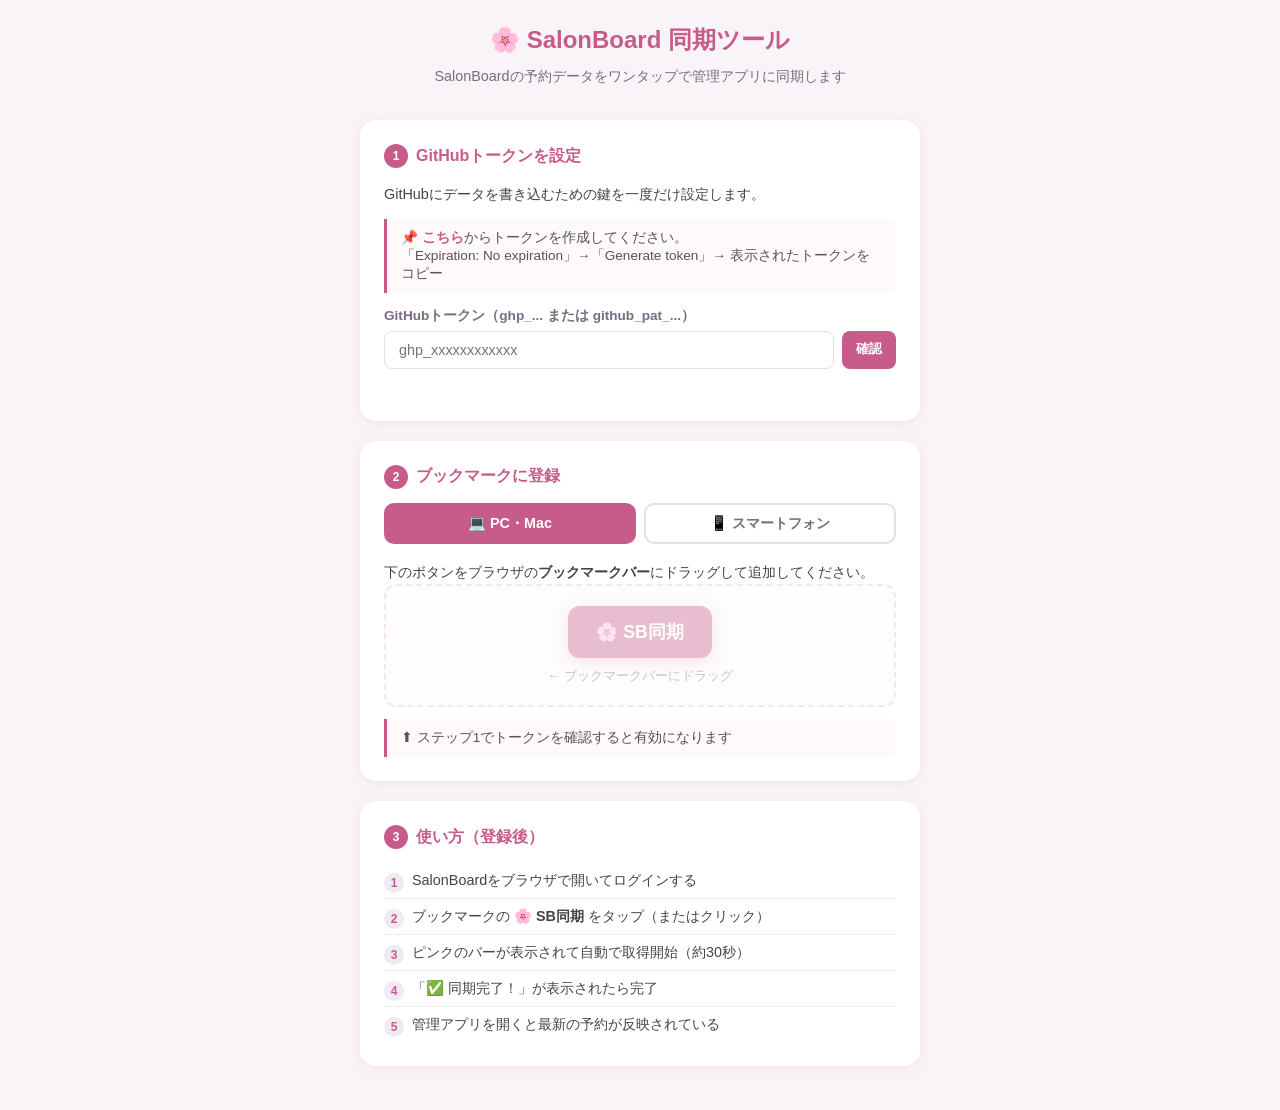
<file: tools/sb-bookmark.html>
<!DOCTYPE html>
<html lang="ja">
<head>
  <meta charset="UTF-8">
  <meta name="viewport" content="width=device-width, initial-scale=1.0">
  <title>SalonBoard 同期ツール</title>
  <style>
    :root {
      --pink: #C75B8A;
      --pink-dark: #a84875;
      --green: #27ae60;
      --red: #e74c3c;
      --bg: #f9f4f7;
      --card: #ffffff;
    }
    * { box-sizing: border-box; margin: 0; padding: 0; }
    body {
      font-family: -apple-system, 'Helvetica Neue', sans-serif;
      background: var(--bg);
      color: #2D1F33;
      min-height: 100vh;
      padding: 24px 16px;
    }
    .container { max-width: 560px; margin: 0 auto; }

    .logo {
      text-align: center;
      font-size: 1.5rem;
      font-weight: 800;
      color: var(--pink);
      margin-bottom: 8px;
    }
    .subtitle {
      text-align: center;
      color: #7A6B82;
      font-size: .9rem;
      margin-bottom: 32px;
    }

    .card {
      background: var(--card);
      border-radius: 16px;
      padding: 24px;
      margin-bottom: 20px;
      box-shadow: 0 2px 12px rgba(199,91,138,.1);
    }
    .card h2 {
      font-size: 1rem;
      font-weight: 700;
      color: var(--pink);
      margin-bottom: 14px;
      display: flex;
      align-items: center;
      gap: 8px;
    }
    .step-badge {
      background: var(--pink);
      color: white;
      border-radius: 50%;
      width: 24px; height: 24px;
      display: inline-flex;
      align-items: center;
      justify-content: center;
      font-size: .75rem;
      font-weight: 700;
      flex-shrink: 0;
    }
    p { font-size: .9rem; line-height: 1.7; color: #444; }
    .note {
      background: #fef9fb;
      border-left: 3px solid var(--pink);
      padding: 10px 14px;
      border-radius: 0 8px 8px 0;
      font-size: .85rem;
      margin-top: 12px;
      color: #555;
    }

    /* Token input */
    .token-area { margin-top: 14px; }
    .token-area label { font-size: .85rem; font-weight: 600; color: #7A6B82; display: block; margin-bottom: 6px; }
    .token-row { display: flex; gap: 8px; }
    .token-row input {
      flex: 1; padding: 10px 14px;
      border: 1.5px solid #E6DEF0;
      border-radius: 8px;
      font-size: .9rem;
      outline: none;
    }
    .token-row input:focus { border-color: var(--pink); }
    .btn {
      padding: 10px 18px;
      border: none;
      border-radius: 8px;
      font-size: .9rem;
      font-weight: 600;
      cursor: pointer;
      transition: .2s;
    }
    .btn-primary { background: var(--pink); color: white; }
    .btn-primary:hover, .btn-primary:active { background: var(--pink-dark); }
    .btn-sm { padding: 6px 14px; font-size: .8rem; }
    #token-status { margin-top: 8px; font-size: .85rem; min-height: 20px; }
    .ok  { color: var(--green); }
    .err { color: var(--red);   }

    /* Device tabs */
    .tab-row {
      display: flex;
      gap: 8px;
      margin-bottom: 16px;
    }
    .tab {
      flex: 1;
      padding: 9px 0;
      border: 2px solid #E6DEF0;
      border-radius: 10px;
      background: white;
      color: #7A6B82;
      font-size: .9rem;
      font-weight: 600;
      cursor: pointer;
      transition: .2s;
    }
    .tab.active {
      border-color: var(--pink);
      background: var(--pink);
      color: white;
    }

    /* Bookmarklet box (PC) */
    .bm-box {
      background: #fef9fb;
      border: 2px dashed #e0c8d8;
      border-radius: 12px;
      padding: 20px;
      text-align: center;
      opacity: .4;
      transition: .3s;
      pointer-events: none;
    }
    .bm-box.ready {
      opacity: 1;
      pointer-events: auto;
    }
    .bm-link {
      display: inline-block;
      background: var(--pink);
      color: white !important;
      text-decoration: none;
      padding: 14px 28px;
      border-radius: 12px;
      font-size: 1.1rem;
      font-weight: 700;
      cursor: grab;
      box-shadow: 0 4px 16px rgba(199,91,138,.4);
      transition: .2s;
      user-select: none;
    }
    .bm-link:active { cursor: grabbing; transform: scale(.97); }
    .bm-hint { font-size: .8rem; color: #7A6B82; margin-top: 10px; }
    .bm-locked { font-size: .85rem; color: #7A6B82; }

    /* Mobile copy box */
    .copy-box {
      background: #fef9fb;
      border: 2px dashed #e0c8d8;
      border-radius: 12px;
      padding: 24px 20px;
      text-align: center;
      opacity: .4;
      transition: .3s;
      pointer-events: none;
    }
    .copy-box.ready {
      opacity: 1;
      pointer-events: auto;
    }
    .copy-btn {
      display: block;
      width: 100%;
      padding: 16px;
      background: var(--pink);
      color: white;
      border: none;
      border-radius: 12px;
      font-size: 1.1rem;
      font-weight: 700;
      cursor: pointer;
      box-shadow: 0 4px 16px rgba(199,91,138,.4);
      transition: .2s;
    }
    .copy-btn:active { transform: scale(.97); background: var(--pink-dark); }
    .copy-btn.copied { background: var(--green); }
    #copy-status { margin-top: 10px; font-size: .85rem; min-height: 18px; color: var(--green); font-weight: 600; }

    /* SP steps */
    .sp-steps { margin-top: 16px; }
    .sp-steps .os-label {
      font-size: .8rem;
      font-weight: 700;
      color: var(--pink);
      text-transform: uppercase;
      letter-spacing: .05em;
      margin: 16px 0 8px;
    }
    .sp-step-list { list-style: none; padding: 0; }
    .sp-step-list li {
      padding: 9px 0 9px 32px;
      position: relative;
      font-size: .88rem;
      color: #444;
      line-height: 1.5;
      border-bottom: 1px solid #f0eaf4;
    }
    .sp-step-list li:last-child { border-bottom: none; }
    .sp-step-list li::before {
      content: attr(data-n);
      position: absolute;
      left: 0;
      background: #f0eaf4;
      color: var(--pink);
      border-radius: 50%;
      width: 22px; height: 22px;
      font-size: .72rem;
      font-weight: 700;
      display: flex;
      align-items: center;
      justify-content: center;
      top: 10px;
    }
    .sp-step-list li strong { color: #2D1F33; }
    .sp-note {
      background: #fff8e1;
      border-left: 3px solid #f0b429;
      padding: 9px 12px;
      border-radius: 0 8px 8px 0;
      font-size: .82rem;
      margin-top: 12px;
      color: #555;
    }

    /* Usage steps */
    .usage-steps { list-style: none; padding: 0; }
    .usage-steps li {
      padding: 8px 0;
      padding-left: 28px;
      position: relative;
      font-size: .9rem;
      color: #444;
      border-bottom: 1px solid #f0eaf4;
    }
    .usage-steps li:last-child { border-bottom: none; }
    .usage-steps li::before {
      content: attr(data-n);
      position: absolute;
      left: 0;
      background: #f0eaf4;
      color: var(--pink);
      border-radius: 50%;
      width: 20px; height: 20px;
      font-size: .75rem;
      font-weight: 700;
      display: flex;
      align-items: center;
      justify-content: center;
      top: 10px;
    }

    .link-btn {
      display: inline-block;
      color: var(--pink);
      font-weight: 600;
      text-decoration: none;
      font-size: .85rem;
    }
    .link-btn:hover { text-decoration: underline; }
  </style>
</head>
<body>
<div class="container">

  <div class="logo">🌸 SalonBoard 同期ツール</div>
  <p class="subtitle">SalonBoardの予約データをワンタップで管理アプリに同期します</p>

  <!-- Step 1: GitHub Token -->
  <div class="card">
    <h2><span class="step-badge">1</span> GitHubトークンを設定</h2>
    <p>GitHubにデータを書き込むための鍵を一度だけ設定します。</p>
    <div class="note">
      📌 <a class="link-btn" href="https://github.com/settings/tokens/new?scopes=public_repo&description=SalonBoard+Sync" target="_blank">こちら</a>からトークンを作成してください。<br>
      「Expiration: No expiration」→「Generate token」→ 表示されたトークンをコピー
    </div>
    <div class="token-area">
      <label>GitHubトークン（ghp_... または github_pat_...）</label>
      <div class="token-row">
        <input type="password" id="token-input" placeholder="ghp_xxxxxxxxxxxx" autocomplete="off">
        <button class="btn btn-primary btn-sm" onclick="verifyToken()">確認</button>
      </div>
      <div id="token-status"></div>
    </div>
  </div>

  <!-- Step 2: Setup -->
  <div class="card">
    <h2><span class="step-badge">2</span> ブックマークに登録</h2>

    <div class="tab-row">
      <button class="tab active" id="tab-pc" onclick="setTab('pc')">💻 PC・Mac</button>
      <button class="tab" id="tab-sp" onclick="setTab('sp')">📱 スマートフォン</button>
    </div>

    <!-- PC panel -->
    <div id="panel-pc">
      <p>下のボタンをブラウザの<strong>ブックマークバー</strong>にドラッグして追加してください。</p>
      <div class="bm-box" id="bm-box">
        <a id="bm-link" class="bm-link" href="#">🌸 SB同期</a>
        <div class="bm-hint" id="bm-hint">← ブックマークバーにドラッグ</div>
      </div>
      <div id="bm-locked" class="note" style="margin-top:12px;">
        ⬆ ステップ1でトークンを確認すると有効になります
      </div>
    </div>

    <!-- Mobile panel -->
    <div id="panel-sp" style="display:none">
      <p>ボタンをタップしてコードをコピーし、下の手順でブックマークに登録してください。<br>（登録は最初の1回だけです）</p>

      <div class="copy-box" id="copy-box" style="margin-top:14px;">
        <button class="copy-btn" id="copy-btn" onclick="copyCode()">📋 コードをコピー</button>
        <div id="copy-status"></div>
      </div>
      <div id="copy-locked" class="note" style="margin-top:12px;">
        ⬆ ステップ1でトークンを確認すると有効になります
      </div>

      <!-- iOS Safari steps -->
      <div class="sp-steps">
        <div class="os-label">📱 iOS Safari の場合</div>
        <ul class="sp-step-list">
          <li data-n="1">上の「コードをコピー」をタップ</li>
          <li data-n="2">Safariで <strong>salonboard.com</strong> を開く</li>
          <li data-n="3">画面下の <strong>共有ボタン（□↑）</strong> をタップ →「ブックマークを追加」→ 名前を <strong>SB同期</strong> にして保存</li>
          <li data-n="4">Safariのアドレスバー左の<strong>ブック型アイコン</strong>をタップ → 「SB同期」を<strong>長押し</strong> →「編集」</li>
          <li data-n="5">URLをすべて選択して<strong>削除</strong> → コピーしたコードを<strong>ペースト</strong> → 完了</li>
          <li data-n="6">次回からはSalonBoard上でブックマーク「SB同期」をタップするだけ！</li>
        </ul>

        <!-- Android Chrome steps -->
        <div class="os-label" style="margin-top:20px;">🤖 Android Chrome の場合</div>
        <ul class="sp-step-list">
          <li data-n="1">上の「コードをコピー」をタップ</li>
          <li data-n="2">Chromeで <strong>salonboard.com</strong> を開く</li>
          <li data-n="3">右上の <strong>⋮ メニュー</strong> →「☆ブックマークに追加」→ 名前を <strong>SB同期</strong> にして保存</li>
          <li data-n="4">⋮メニュー →「ブックマーク」→「SB同期」を<strong>長押し</strong> →「編集」</li>
          <li data-n="5">URLをすべて選択して<strong>削除</strong> → コピーしたコードを<strong>ペースト</strong> → 保存</li>
          <li data-n="6">次回からはSalonBoard上でブックマーク「SB同期」をタップするだけ！</li>
        </ul>

        <div class="sp-note">
          💡 コードが長くてペーストできない場合は、テキストエリアに長押し→「すべて選択」→「ペースト」の順で試してください。
        </div>
      </div>
    </div>
  </div>

  <!-- Step 3: Usage -->
  <div class="card">
    <h2><span class="step-badge">3</span> 使い方（登録後）</h2>
    <ul class="usage-steps">
      <li data-n="1">SalonBoardをブラウザで開いてログインする</li>
      <li data-n="2">ブックマークの <strong>🌸 SB同期</strong> をタップ（またはクリック）</li>
      <li data-n="3">ピンクのバーが表示されて自動で取得開始（約30秒）</li>
      <li data-n="4">「✅ 同期完了！」が表示されたら完了</li>
      <li data-n="5">管理アプリを開くと最新の予約が反映されている</li>
    </ul>
  </div>

</div>

<script>
'use strict';

const GITHUB_REPO   = 'hana8730/salon-app';
const GITHUB_FILE   = 'sb-sync.json';
const GITHUB_BRANCH = 'main';
const HANA_ID       = 'T000997646';
const LS_KEY        = 'sb_sync_github_token';
const DAYS          = 30;

let _bookmarkletHref = '';

// ── Restore saved token ────────────────────────────────────
window.addEventListener('DOMContentLoaded', () => {
  const saved = localStorage.getItem(LS_KEY);
  if (saved) {
    document.getElementById('token-input').value = saved;
    setStatus('ok', '✅ 保存済みのトークンが読み込まれました');
    buildBookmarklet(saved);
  }
  // Detect mobile and auto-switch tab
  if (/iPhone|iPad|iPod|Android/i.test(navigator.userAgent)) {
    setTab('sp');
  }
});

// ── Tab toggle ─────────────────────────────────────────────
function setTab(tab) {
  document.getElementById('panel-pc').style.display = tab === 'pc' ? '' : 'none';
  document.getElementById('panel-sp').style.display = tab === 'sp' ? '' : 'none';
  document.getElementById('tab-pc').classList.toggle('active', tab === 'pc');
  document.getElementById('tab-sp').classList.toggle('active', tab === 'sp');
}

// ── Verify token ───────────────────────────────────────────
async function verifyToken() {
  const token = document.getElementById('token-input').value.trim();
  if (!token) { setStatus('err','トークンを入力してください'); return; }
  setStatus('','確認中...');
  try {
    const r = await fetch(`https://api.github.com/repos/${GITHUB_REPO}/contents/${GITHUB_FILE}`, {
      headers: { Authorization: 'token ' + token }
    });
    if (r.ok) {
      localStorage.setItem(LS_KEY, token);
      setStatus('ok', '✅ トークンOK！ブックマークレットが有効になりました');
      buildBookmarklet(token);
    } else if (r.status === 401) {
      setStatus('err', '❌ トークンが無効です。再度確認してください');
    } else if (r.status === 404) {
      setStatus('err', '❌ リポジトリが見つかりません');
    } else {
      setStatus('err', '❌ エラー: ' + r.status);
    }
  } catch(e) {
    setStatus('err', '❌ 接続エラー: ' + e.message);
  }
}

function setStatus(type, msg) {
  const el = document.getElementById('token-status');
  el.textContent = msg;
  el.className = type;
}

// ── Copy bookmarklet code (mobile) ─────────────────────────
async function copyCode() {
  if (!_bookmarkletHref) return;
  const btn = document.getElementById('copy-btn');
  const st  = document.getElementById('copy-status');
  try {
    await navigator.clipboard.writeText(_bookmarkletHref);
    btn.textContent = '✅ コピーしました！';
    btn.classList.add('copied');
    st.textContent = 'ブラウザでSalonBoardを開き、下の手順でブックマークに貼り付けてください';
    setTimeout(() => {
      btn.textContent = '📋 コードをコピー';
      btn.classList.remove('copied');
      st.textContent = '';
    }, 4000);
  } catch(e) {
    // Fallback: show a textarea for manual copy
    st.innerHTML = 'コピーできませんでした。下を長押しして「すべて選択→コピー」してください：<br><textarea style="width:100%;height:60px;font-size:.7rem;margin-top:6px;border-radius:6px;padding:6px;" readonly>' + _bookmarkletHref + '</textarea>';
  }
}

// ── Build bookmarklet ──────────────────────────────────────
function buildBookmarklet(token) {
  // 短いローダー形式（Android Chromeでもペーストできる長さ）
  // トークンを埋め込み、実際の同期コードはGitHub Pagesから動的に読み込む
  const code = `(function(){var t='${token}'||localStorage.getItem('sb_gh_token');if(!t){t=prompt('GitHubトークン:');if(!t)return;}localStorage.setItem('sb_gh_token',t);window._sbToken=t;fetch('https://hana8730.github.io/salon-app/tools/sb-sync-loader.js?v='+Date.now()).then(function(r){return r.text();}).then(function(c){eval(c);}).catch(function(e){alert('読み込みエラー: '+e.message);});})();`;

  _bookmarkletHref = 'javascript:' + encodeURIComponent(code);

  const link = document.getElementById('bm-link');
  link.href = _bookmarkletHref;

  document.getElementById('bm-box').classList.add('ready');
  document.getElementById('bm-locked').style.display = 'none';

  document.getElementById('copy-box').classList.add('ready');
  document.getElementById('copy-locked').style.display = 'none';
}
</script>
</body>
</html>
</file>
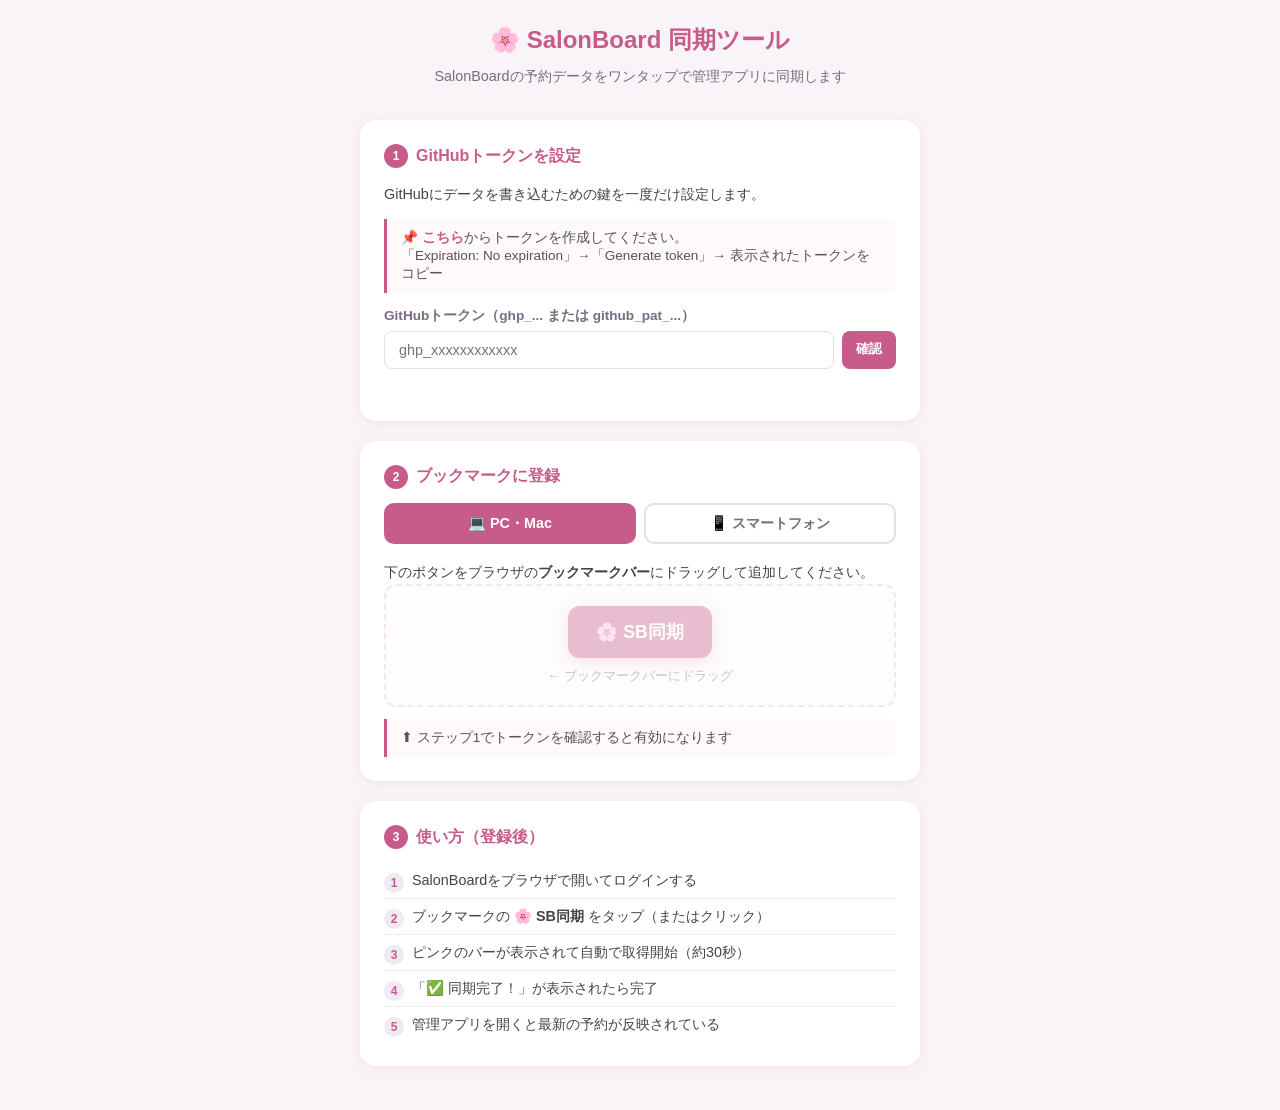
<file: tools/sb-bookmarklet.html>
<!DOCTYPE html>
<html lang="ja">
<head>
  <meta charset="UTF-8">
  <meta name="viewport" content="width=device-width, initial-scale=1.0">
  <title>SalonBoard 同期ツール</title>
  <style>
    :root {
      --pink: #C75B8A;
      --pink-dark: #a84875;
      --green: #27ae60;
      --red: #e74c3c;
      --bg: #f9f4f7;
      --card: #ffffff;
    }
    * { box-sizing: border-box; margin: 0; padding: 0; }
    body {
      font-family: -apple-system, 'Helvetica Neue', sans-serif;
      background: var(--bg);
      color: #2D1F33;
      min-height: 100vh;
      padding: 24px 16px;
    }
    .container { max-width: 560px; margin: 0 auto; }

    .logo {
      text-align: center;
      font-size: 1.5rem;
      font-weight: 800;
      color: var(--pink);
      margin-bottom: 8px;
    }
    .subtitle {
      text-align: center;
      color: #7A6B82;
      font-size: .9rem;
      margin-bottom: 32px;
    }

    .card {
      background: var(--card);
      border-radius: 16px;
      padding: 24px;
      margin-bottom: 20px;
      box-shadow: 0 2px 12px rgba(199,91,138,.1);
    }
    .card h2 {
      font-size: 1rem;
      font-weight: 700;
      color: var(--pink);
      margin-bottom: 14px;
      display: flex;
      align-items: center;
      gap: 8px;
    }
    .step-badge {
      background: var(--pink);
      color: white;
      border-radius: 50%;
      width: 24px; height: 24px;
      display: inline-flex;
      align-items: center;
      justify-content: center;
      font-size: .75rem;
      font-weight: 700;
      flex-shrink: 0;
    }
    p { font-size: .9rem; line-height: 1.7; color: #444; }
    .note {
      background: #fef9fb;
      border-left: 3px solid var(--pink);
      padding: 10px 14px;
      border-radius: 0 8px 8px 0;
      font-size: .85rem;
      margin-top: 12px;
      color: #555;
    }

    /* Token input */
    .token-area { margin-top: 14px; }
    .token-area label { font-size: .85rem; font-weight: 600; color: #7A6B82; display: block; margin-bottom: 6px; }
    .token-row { display: flex; gap: 8px; }
    .token-row input {
      flex: 1; padding: 10px 14px;
      border: 1.5px solid #E6DEF0;
      border-radius: 8px;
      font-size: .9rem;
      outline: none;
    }
    .token-row input:focus { border-color: var(--pink); }
    .btn {
      padding: 10px 18px;
      border: none;
      border-radius: 8px;
      font-size: .9rem;
      font-weight: 600;
      cursor: pointer;
      transition: .2s;
    }
    .btn-primary { background: var(--pink); color: white; }
    .btn-primary:hover, .btn-primary:active { background: var(--pink-dark); }
    .btn-sm { padding: 6px 14px; font-size: .8rem; }
    #token-status { margin-top: 8px; font-size: .85rem; min-height: 20px; }
    .ok  { color: var(--green); }
    .err { color: var(--red);   }

    /* Device tabs */
    .tab-row {
      display: flex;
      gap: 8px;
      margin-bottom: 16px;
    }
    .tab {
      flex: 1;
      padding: 9px 0;
      border: 2px solid #E6DEF0;
      border-radius: 10px;
      background: white;
      color: #7A6B82;
      font-size: .9rem;
      font-weight: 600;
      cursor: pointer;
      transition: .2s;
    }
    .tab.active {
      border-color: var(--pink);
      background: var(--pink);
      color: white;
    }

    /* Bookmarklet box (PC) */
    .bm-box {
      background: #fef9fb;
      border: 2px dashed #e0c8d8;
      border-radius: 12px;
      padding: 20px;
      text-align: center;
      opacity: .4;
      transition: .3s;
      pointer-events: none;
    }
    .bm-box.ready {
      opacity: 1;
      pointer-events: auto;
    }
    .bm-link {
      display: inline-block;
      background: var(--pink);
      color: white !important;
      text-decoration: none;
      padding: 14px 28px;
      border-radius: 12px;
      font-size: 1.1rem;
      font-weight: 700;
      cursor: grab;
      box-shadow: 0 4px 16px rgba(199,91,138,.4);
      transition: .2s;
      user-select: none;
    }
    .bm-link:active { cursor: grabbing; transform: scale(.97); }
    .bm-hint { font-size: .8rem; color: #7A6B82; margin-top: 10px; }
    .bm-locked { font-size: .85rem; color: #7A6B82; }

    /* Mobile copy box */
    .copy-box {
      background: #fef9fb;
      border: 2px dashed #e0c8d8;
      border-radius: 12px;
      padding: 24px 20px;
      text-align: center;
      opacity: .4;
      transition: .3s;
      pointer-events: none;
    }
    .copy-box.ready {
      opacity: 1;
      pointer-events: auto;
    }
    .copy-btn {
      display: block;
      width: 100%;
      padding: 16px;
      background: var(--pink);
      color: white;
      border: none;
      border-radius: 12px;
      font-size: 1.1rem;
      font-weight: 700;
      cursor: pointer;
      box-shadow: 0 4px 16px rgba(199,91,138,.4);
      transition: .2s;
    }
    .copy-btn:active { transform: scale(.97); background: var(--pink-dark); }
    .copy-btn.copied { background: var(--green); }
    #copy-status { margin-top: 10px; font-size: .85rem; min-height: 18px; color: var(--green); font-weight: 600; }

    /* SP steps */
    .sp-steps { margin-top: 16px; }
    .sp-steps .os-label {
      font-size: .8rem;
      font-weight: 700;
      color: var(--pink);
      text-transform: uppercase;
      letter-spacing: .05em;
      margin: 16px 0 8px;
    }
    .sp-step-list { list-style: none; padding: 0; }
    .sp-step-list li {
      padding: 9px 0 9px 32px;
      position: relative;
      font-size: .88rem;
      color: #444;
      line-height: 1.5;
      border-bottom: 1px solid #f0eaf4;
    }
    .sp-step-list li:last-child { border-bottom: none; }
    .sp-step-list li::before {
      content: attr(data-n);
      position: absolute;
      left: 0;
      background: #f0eaf4;
      color: var(--pink);
      border-radius: 50%;
      width: 22px; height: 22px;
      font-size: .72rem;
      font-weight: 700;
      display: flex;
      align-items: center;
      justify-content: center;
      top: 10px;
    }
    .sp-step-list li strong { color: #2D1F33; }
    .sp-note {
      background: #fff8e1;
      border-left: 3px solid #f0b429;
      padding: 9px 12px;
      border-radius: 0 8px 8px 0;
      font-size: .82rem;
      margin-top: 12px;
      color: #555;
    }

    /* Usage steps */
    .usage-steps { list-style: none; padding: 0; }
    .usage-steps li {
      padding: 8px 0;
      padding-left: 28px;
      position: relative;
      font-size: .9rem;
      color: #444;
      border-bottom: 1px solid #f0eaf4;
    }
    .usage-steps li:last-child { border-bottom: none; }
    .usage-steps li::before {
      content: attr(data-n);
      position: absolute;
      left: 0;
      background: #f0eaf4;
      color: var(--pink);
      border-radius: 50%;
      width: 20px; height: 20px;
      font-size: .75rem;
      font-weight: 700;
      display: flex;
      align-items: center;
      justify-content: center;
      top: 10px;
    }

    .link-btn {
      display: inline-block;
      color: var(--pink);
      font-weight: 600;
      text-decoration: none;
      font-size: .85rem;
    }
    .link-btn:hover { text-decoration: underline; }
  </style>
</head>
<body>
<div class="container">

  <div class="logo">🌸 SalonBoard 同期ツール</div>
  <p class="subtitle">SalonBoardの予約データをワンタップで管理アプリに同期します</p>

  <!-- Step 1: GitHub Token -->
  <div class="card">
    <h2><span class="step-badge">1</span> GitHubトークンを設定</h2>
    <p>GitHubにデータを書き込むための鍵を一度だけ設定します。</p>
    <div class="note">
      📌 <a class="link-btn" href="https://github.com/settings/tokens/new?scopes=public_repo&description=SalonBoard+Sync" target="_blank">こちら</a>からトークンを作成してください。<br>
      「Expiration: No expiration」→「Generate token」→ 表示されたトークンをコピー
    </div>
    <div class="token-area">
      <label>GitHubトークン（ghp_... または github_pat_...）</label>
      <div class="token-row">
        <input type="password" id="token-input" placeholder="ghp_xxxxxxxxxxxx" autocomplete="off">
        <button class="btn btn-primary btn-sm" onclick="verifyToken()">確認</button>
      </div>
      <div id="token-status"></div>
    </div>
  </div>

  <!-- Step 2: Setup -->
  <div class="card">
    <h2><span class="step-badge">2</span> ブックマークに登録</h2>

    <div class="tab-row">
      <button class="tab active" id="tab-pc" onclick="setTab('pc')">💻 PC・Mac</button>
      <button class="tab" id="tab-sp" onclick="setTab('sp')">📱 スマートフォン</button>
    </div>

    <!-- PC panel -->
    <div id="panel-pc">
      <p>下のボタンをブラウザの<strong>ブックマークバー</strong>にドラッグして追加してください。</p>
      <div class="bm-box" id="bm-box">
        <a id="bm-link" class="bm-link" href="#">🌸 SB同期</a>
        <div class="bm-hint" id="bm-hint">← ブックマークバーにドラッグ</div>
      </div>
      <div id="bm-locked" class="note" style="margin-top:12px;">
        ⬆ ステップ1でトークンを確認すると有効になります
      </div>
    </div>

    <!-- Mobile panel -->
    <div id="panel-sp" style="display:none">
      <p>ボタンをタップしてコードをコピーし、下の手順でブックマークに登録してください。<br>（登録は最初の1回だけです）</p>

      <div class="copy-box" id="copy-box" style="margin-top:14px;">
        <button class="copy-btn" id="copy-btn" onclick="copyCode()">📋 コードをコピー</button>
        <div id="copy-status"></div>
      </div>
      <div id="copy-locked" class="note" style="margin-top:12px;">
        ⬆ ステップ1でトークンを確認すると有効になります
      </div>

      <!-- iOS Safari steps -->
      <div class="sp-steps">
        <div class="os-label">📱 iOS Safari の場合</div>
        <ul class="sp-step-list">
          <li data-n="1">上の「コードをコピー」をタップ</li>
          <li data-n="2">Safariで <strong>salonboard.com</strong> を開く</li>
          <li data-n="3">画面下の <strong>共有ボタン（□↑）</strong> をタップ →「ブックマークを追加」→ 名前を <strong>SB同期</strong> にして保存</li>
          <li data-n="4">Safariのアドレスバー左の<strong>ブック型アイコン</strong>をタップ → 「SB同期」を<strong>長押し</strong> →「編集」</li>
          <li data-n="5">URLをすべて選択して<strong>削除</strong> → コピーしたコードを<strong>ペースト</strong> → 完了</li>
          <li data-n="6">次回からはSalonBoard上でブックマーク「SB同期」をタップするだけ！</li>
        </ul>

        <!-- Android Chrome steps -->
        <div class="os-label" style="margin-top:20px;">🤖 Android Chrome の場合</div>
        <ul class="sp-step-list">
          <li data-n="1">上の「コードをコピー」をタップ</li>
          <li data-n="2">Chromeで <strong>salonboard.com</strong> を開く</li>
          <li data-n="3">右上の <strong>⋮ メニュー</strong> →「☆ブックマークに追加」→ 名前を <strong>SB同期</strong> にして保存</li>
          <li data-n="4">⋮メニュー →「ブックマーク」→「SB同期」を<strong>長押し</strong> →「編集」</li>
          <li data-n="5">URLをすべて選択して<strong>削除</strong> → コピーしたコードを<strong>ペースト</strong> → 保存</li>
          <li data-n="6">次回からはSalonBoard上でブックマーク「SB同期」をタップするだけ！</li>
        </ul>

        <div class="sp-note">
          💡 コードが長くてペーストできない場合は、テキストエリアに長押し→「すべて選択」→「ペースト」の順で試してください。
        </div>
      </div>
    </div>
  </div>

  <!-- Step 3: Usage -->
  <div class="card">
    <h2><span class="step-badge">3</span> 使い方（登録後）</h2>
    <ul class="usage-steps">
      <li data-n="1">SalonBoardをブラウザで開いてログインする</li>
      <li data-n="2">ブックマークの <strong>🌸 SB同期</strong> をタップ（またはクリック）</li>
      <li data-n="3">ピンクのバーが表示されて自動で取得開始（約30秒）</li>
      <li data-n="4">「✅ 同期完了！」が表示されたら完了</li>
      <li data-n="5">管理アプリを開くと最新の予約が反映されている</li>
    </ul>
  </div>

</div>

<script>
'use strict';

const GITHUB_REPO   = 'hana8730/salon-app';
const GITHUB_FILE   = 'sb-sync.json';
const GITHUB_BRANCH = 'main';
const HANA_ID       = 'T000997646';
const LS_KEY        = 'sb_sync_github_token';
const DAYS          = 30;

let _bookmarkletHref = '';

// ── Restore saved token ────────────────────────────────────
window.addEventListener('DOMContentLoaded', () => {
  const saved = localStorage.getItem(LS_KEY);
  if (saved) {
    document.getElementById('token-input').value = saved;
    setStatus('ok', '✅ 保存済みのトークンが読み込まれました');
    buildBookmarklet(saved);
  }
  // Detect mobile and auto-switch tab
  if (/iPhone|iPad|iPod|Android/i.test(navigator.userAgent)) {
    setTab('sp');
  }
});

// ── Tab toggle ─────────────────────────────────────────────
function setTab(tab) {
  document.getElementById('panel-pc').style.display = tab === 'pc' ? '' : 'none';
  document.getElementById('panel-sp').style.display = tab === 'sp' ? '' : 'none';
  document.getElementById('tab-pc').classList.toggle('active', tab === 'pc');
  document.getElementById('tab-sp').classList.toggle('active', tab === 'sp');
}

// ── Verify token ───────────────────────────────────────────
async function verifyToken() {
  const token = document.getElementById('token-input').value.trim();
  if (!token) { setStatus('err','トークンを入力してください'); return; }
  setStatus('','確認中...');
  try {
    const r = await fetch(`https://api.github.com/repos/${GITHUB_REPO}/contents/${GITHUB_FILE}`, {
      headers: { Authorization: 'token ' + token }
    });
    if (r.ok) {
      localStorage.setItem(LS_KEY, token);
      setStatus('ok', '✅ トークンOK！ブックマークレットが有効になりました');
      buildBookmarklet(token);
    } else if (r.status === 401) {
      setStatus('err', '❌ トークンが無効です。再度確認してください');
    } else if (r.status === 404) {
      setStatus('err', '❌ リポジトリが見つかりません');
    } else {
      setStatus('err', '❌ エラー: ' + r.status);
    }
  } catch(e) {
    setStatus('err', '❌ 接続エラー: ' + e.message);
  }
}

function setStatus(type, msg) {
  const el = document.getElementById('token-status');
  el.textContent = msg;
  el.className = type;
}

// ── Copy bookmarklet code (mobile) ─────────────────────────
async function copyCode() {
  if (!_bookmarkletHref) return;
  const btn = document.getElementById('copy-btn');
  const st  = document.getElementById('copy-status');
  try {
    await navigator.clipboard.writeText(_bookmarkletHref);
    btn.textContent = '✅ コピーしました！';
    btn.classList.add('copied');
    st.textContent = 'ブラウザでSalonBoardを開き、下の手順でブックマークに貼り付けてください';
    setTimeout(() => {
      btn.textContent = '📋 コードをコピー';
      btn.classList.remove('copied');
      st.textContent = '';
    }, 4000);
  } catch(e) {
    // Fallback: show a textarea for manual copy
    st.innerHTML = 'コピーできませんでした。下を長押しして「すべて選択→コピー」してください：<br><textarea style="width:100%;height:60px;font-size:.7rem;margin-top:6px;border-radius:6px;padding:6px;" readonly>' + _bookmarkletHref + '</textarea>';
  }
}

// ── Build bookmarklet ──────────────────────────────────────
function buildBookmarklet(token) {
  const code = `(async function(){
'use strict';
var REPO='${GITHUB_REPO}',FILE='${GITHUB_FILE}',BRANCH='${GITHUB_BRANCH}',HANA='${HANA_ID}',TOKEN='${token}',DAYS=${DAYS};
var FB_URL='https://salon-app-c1357-default-rtdb.asia-southeast1.firebasedatabase.app/reservations.json';

var ui=document.createElement('div');
ui.style.cssText='position:fixed;top:20px;right:20px;background:#C75B8A;color:white;padding:16px 24px;border-radius:12px;z-index:99999;font-size:14px;min-width:240px;box-shadow:0 4px 20px rgba(0,0,0,.3);line-height:1.6;';
ui.innerHTML='🌸 SalonBoard同期中...<br><small>準備中</small>';
document.body.appendChild(ui);

function pd(s){return s.slice(0,4)+'-'+s.slice(4,6)+'-'+s.slice(6,8);}
function pt(s){return s.slice(0,2)+':'+s.slice(2,4);}
function normN(n){return(n||'').replace(/\\s*様\\s*/g,'').replace(/\\s+/g,'');}

function extDoc(doc){
  var cards=doc.querySelectorAll('div[id^="reserve_item_"]');
  return Array.from(cards).map(function(c){
    var resNo=(c.querySelector('.panel_reserve_id')&&c.querySelector('.panel_reserve_id').textContent.trim())||c.id.replace('reserve_item_','');
    var cust=(c.querySelector('.reserveItemCustomer')&&c.querySelector('.reserveItemCustomer').textContent.trim())||'';
    var sid=(c.querySelector('.panel_reserve_stylistId')&&c.querySelector('.panel_reserve_stylistId').textContent.trim())||'';
    var d=(c.querySelector('.panel_reserve_date')&&c.querySelector('.panel_reserve_date').textContent.trim())||'';
    var t=(c.querySelector('.panel_reserve_start')&&c.querySelector('.panel_reserve_start').textContent.trim())||'';
    if(!d||!t)return null;
    return{date:pd(d),time:pt(t),customerName:cust,reservationNo:resNo,stylist:sid===HANA?'ハナ':'指名なし',menu:'',duration:60,source:'salonboard'};
  }).filter(Boolean);
}

// iframeでSBスケジュールページを読み込む（fetchはCSRF保護で使用不可）
function loadSBPage(ds){
  return new Promise(function(resolve){
    var iframe=document.createElement('iframe');
    iframe.style.cssText='position:fixed;top:-9999px;left:-9999px;width:1px;height:1px;';
    iframe.src='/CLP/bt/schedule/salonSchedule/?date='+ds;
    var t=setTimeout(function(){try{iframe.remove();}catch(e){}resolve([]);},10000);
    iframe.onload=function(){clearTimeout(t);try{var r=extDoc(iframe.contentDocument);iframe.remove();resolve(r);}catch(e){try{iframe.remove();}catch(e2){}resolve([]);}};
    iframe.onerror=function(){clearTimeout(t);try{iframe.remove();}catch(e){}resolve([]);};
    document.body.appendChild(iframe);
  });
}

// ── Phase 1: SalonBoard スクレイピング ──
var all=[],today=new Date();
for(var i=0;i<DAYS;i+=5){
  var batch=[];
  for(var j=i;j<Math.min(i+5,DAYS);j++){var dd=new Date(today);dd.setDate(today.getDate()+j);batch.push(dd.toISOString().slice(0,10).replace(/-/g,''));}
  ui.innerHTML='🌸 SB読込中... '+Math.round(i/DAYS*100)+'%<br><small>'+batch[0].slice(0,4)+'/'+batch[0].slice(4,6)+'/'+batch[0].slice(6,8)+'</small>';
  var results=await Promise.all(batch.map(loadSBPage));
  results.forEach(function(r){all.push.apply(all,r);});
}
all.sort(function(a,b){return(a.date+a.time).localeCompare(b.date+b.time);});

// ── Phase 2: GitHub sb-sync.json 更新 ──
ui.innerHTML='🌸 GitHub更新中...<br><small>'+all.length+'件</small>';
var body=JSON.stringify({syncTime:new Date().toISOString(),reservations:all},null,2);
var b64=btoa(unescape(encodeURIComponent(body)));
try{
  var gr=await fetch('https://api.github.com/repos/'+REPO+'/contents/'+FILE+'?ref='+BRANCH,{headers:{Authorization:'token '+TOKEN}});
  var gj=await gr.json();
  var pr=await fetch('https://api.github.com/repos/'+REPO+'/contents/'+FILE,{method:'PUT',headers:{Authorization:'token '+TOKEN,'Content-Type':'application/json'},body:JSON.stringify({message:'chore: SB自動同期 '+new Date().toLocaleString('ja-JP'),content:b64,sha:gj.sha,branch:BRANCH})});
  if(!pr.ok){var pe=await pr.json();ui.style.background='#e74c3c';ui.innerHTML='❌ GitHub失敗<br><small>'+(pe.message||pr.status)+'</small>';setTimeout(function(){ui.remove();},5000);return;}
}catch(e){ui.style.background='#e74c3c';ui.innerHTML='❌ エラー<br><small>'+e.message+'</small>';setTimeout(function(){ui.remove();},5000);return;}

// ── Phase 3: Firebase顧客予約 → SalonBoard登録 ──
ui.innerHTML='🌸 顧客予約をSBに登録中...<br><small>Firebase読み込み中</small>';
var toReg=[];
try{
  var fbResp=await fetch(FB_URL);
  var fbData=await fbResp.json();
  if(fbData){
    toReg=Object.values(fbData).filter(function(fb){
      if(!fb.date||!fb.time)return false;
      var sbT=all.filter(function(s){return s.date===fb.date&&s.time===fb.time;});
      if(!sbT.length)return true;
      var fn=normN(fb.customerName);
      return!sbT.some(function(s){var sn=normN(s.customerName);return fn.length>=2&&sn.indexOf(fn.slice(0,2))>=0;});
    });
  }
}catch(e){}

function regFB(fb){
  return new Promise(function(resolve){
    var iframe=document.createElement('iframe');
    iframe.style.cssText='position:fixed;top:-9999px;left:-9999px;width:800px;height:600px;';
    var sd=fb.date.replace(/-/g,'');
    var st=(fb.time||'').replace(':','');
    iframe.src='/CLP/bt/reserve/ext/extReserveRegist/?date='+sd+'&time='+st+'&stylistId='+HANA+'&rlastupdate='+Date.now();
    var step=0,timer=setTimeout(function(){try{iframe.remove();}catch(e){}resolve(false);},15000);
    function onLoad(){
      try{
        var doc=iframe.contentDocument,path=iframe.contentWindow.location.pathname;
        if(step===0){
          step=1;
          var form=doc.querySelector('form');
          if(!form){clearTimeout(timer);iframe.remove();resolve(false);return;}
          var parts=(fb.customerName||'').replace(/\\s*様\\s*$/,'').trim().split(/\\s+/);
          var sei=parts[0]||'',mei=parts.slice(1).join(' ')||'';
          function sv(id,v){var el=doc.getElementById(id);if(el)el.value=v;}
          sv('nmSeiKana',sei);sv('nmMeiKana',mei);
          sv('nmSei',sei);sv('nmMei',mei);
          if(fb.phone)sv('tel',String(fb.phone).replace(/[^\\d]/g,''));
          sv('rsvEtc','顧客アプリ予約'+(fb.notes?': '+fb.notes:''));
          var rs=doc.querySelector('[name="rsvRouteId"]');if(rs)rs.value='K000000001';
          iframe.onload=onLoad;form.submit();
        }else if(step===1){
          step=2;
          if(path.indexOf('Regist')>=0&&path.indexOf('Confirm')<0&&path.indexOf('Complete')<0){
            clearTimeout(timer);iframe.remove();resolve(false);
          }else if(path.indexOf('Confirm')>=0){
            var cf=doc.querySelector('form');
            if(cf){iframe.onload=onLoad;cf.submit();}
            else{clearTimeout(timer);iframe.remove();resolve(true);}
          }else{
            clearTimeout(timer);iframe.remove();resolve(true);
          }
        }else{
          clearTimeout(timer);iframe.remove();resolve(true);
        }
      }catch(e){clearTimeout(timer);try{iframe.remove();}catch(e2){}resolve(false);}
    }
    iframe.onload=onLoad;
    document.body.appendChild(iframe);
  });
}

var regOk=0,regFail=0;
for(var fi=0;fi<toReg.length;fi++){
  var fb=toReg[fi];
  ui.innerHTML='🌸 顧客→SB登録中 ('+(fi+1)+'/'+toReg.length+')<br><small>'+(fb.customerName||'')+'</small>';
  var ok=await regFB(fb);
  if(ok)regOk++;else regFail++;
  await new Promise(function(r){setTimeout(r,1500);});
}

// ── 完了 ──
ui.style.background='#27ae60';
var msg='SB:'+all.length+'件取得済';
if(toReg.length>0)msg+=' / 顧客SB登録:'+regOk+'件成功';
if(regFail>0)msg+='('+regFail+'件失敗)';
if(toReg.length===0)msg+=' / 新規顧客予約なし';
ui.innerHTML='✅ 同期完了！<br><small>'+msg+'</small>';
setTimeout(function(){ui.remove();},8000);
})();`;

  _bookmarkletHref = 'javascript:' + encodeURIComponent(code);

  const link = document.getElementById('bm-link');
  link.href = _bookmarkletHref;

  document.getElementById('bm-box').classList.add('ready');
  document.getElementById('bm-locked').style.display = 'none';

  document.getElementById('copy-box').classList.add('ready');
  document.getElementById('copy-locked').style.display = 'none';
}
</script>
</body>
</html>
</file>
